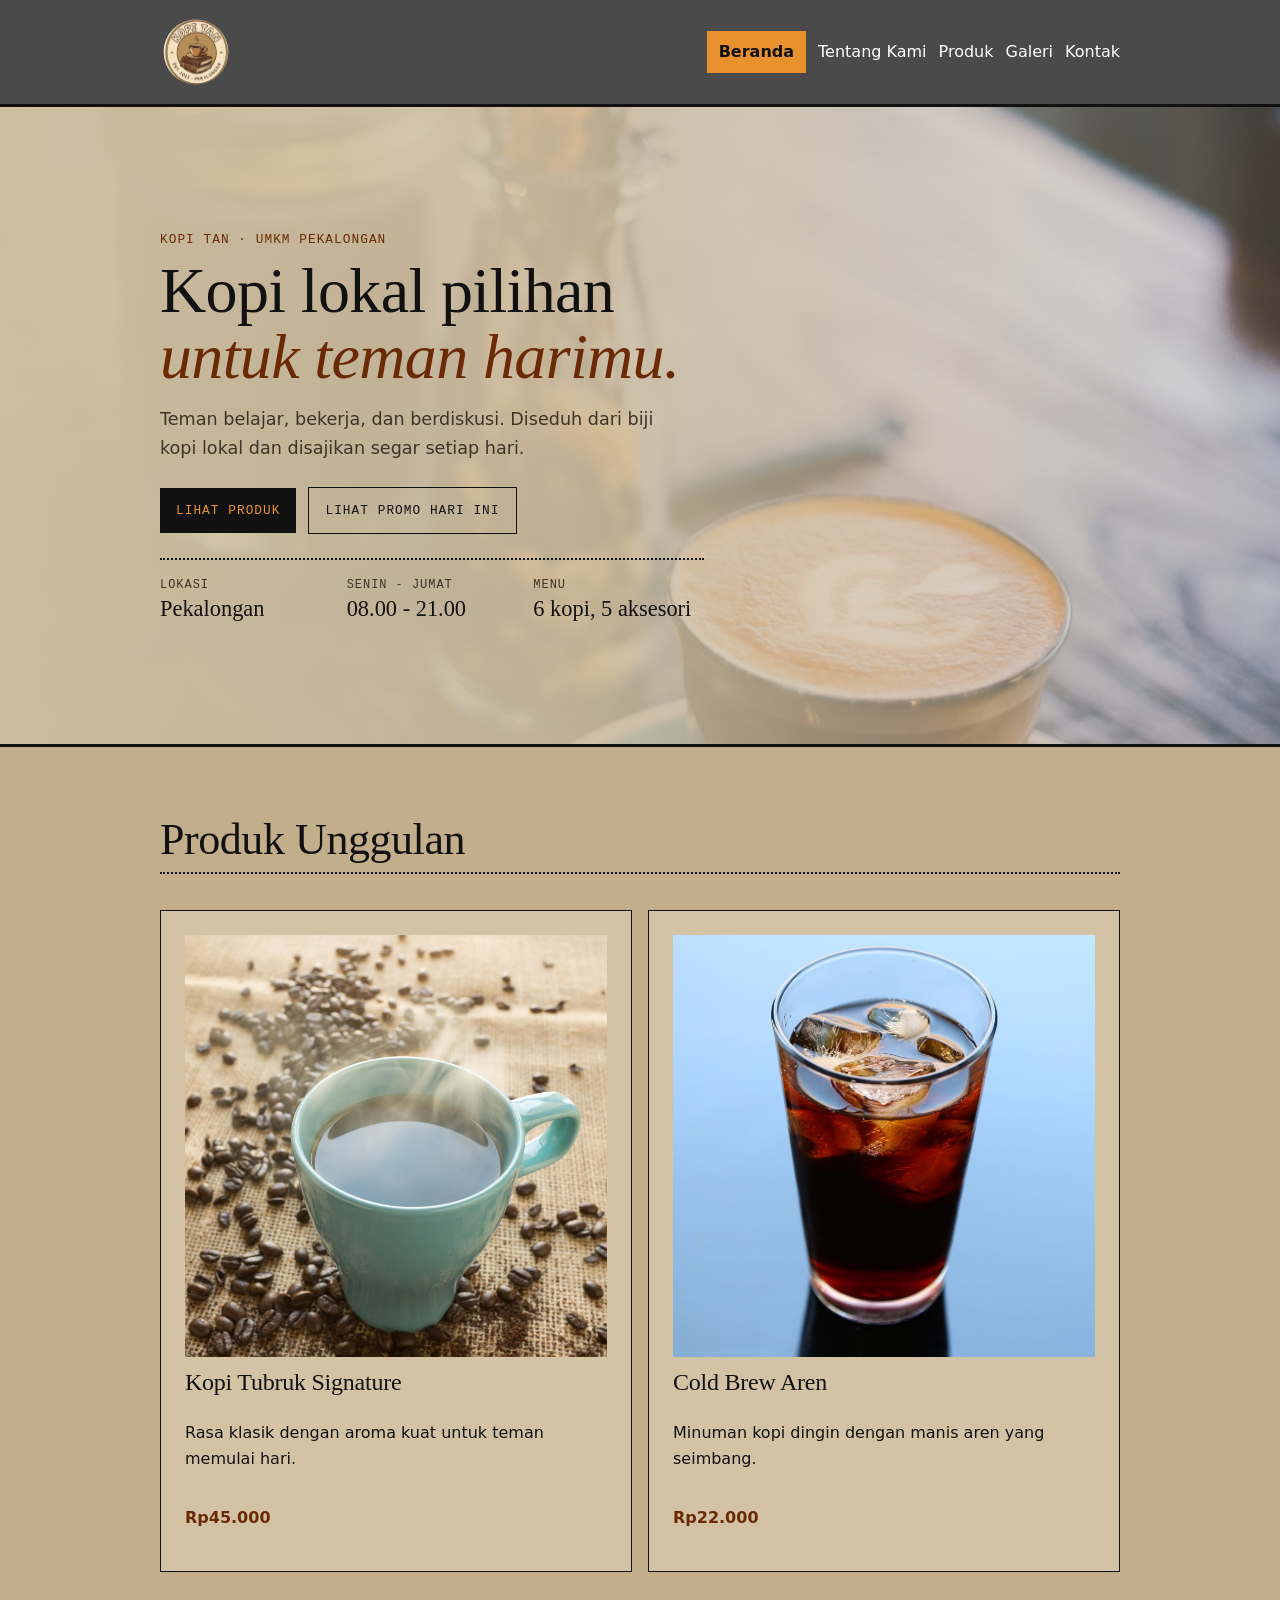
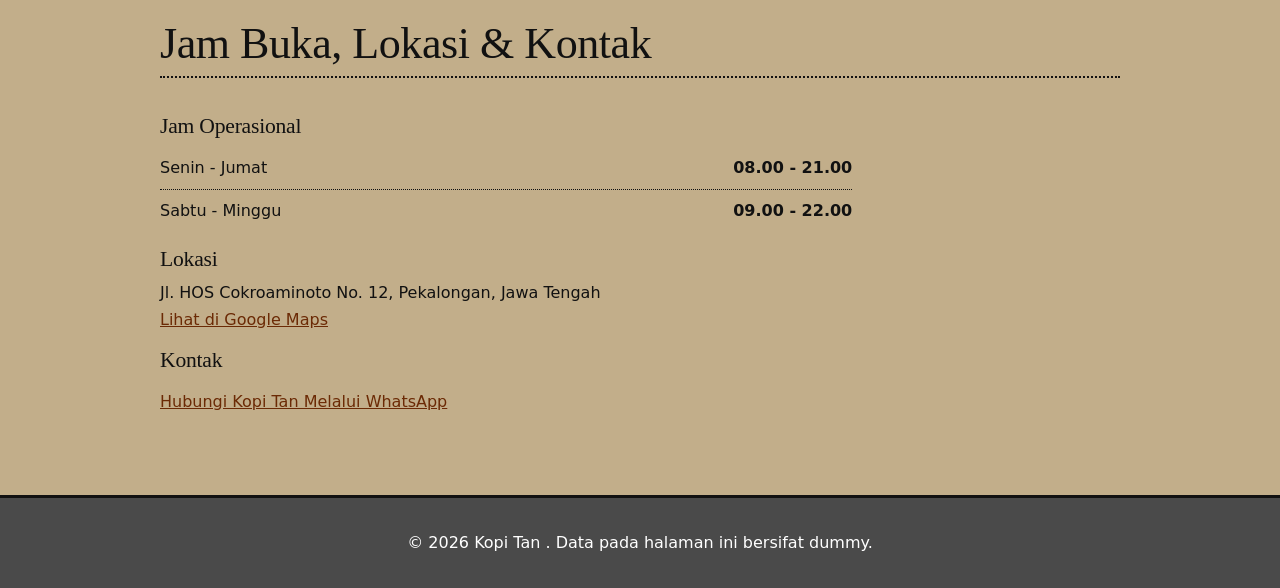
<file: index.html>
<!doctype html>
<html lang="id">
  <head>
    <meta charset="utf-8" />
    <meta name="viewport" content="width=device-width, initial-scale=1" />
    <title>Kopi Tan - Website UMKM</title>
    <link rel="stylesheet" href="css/style.css" />
    <script src="js/app.js" defer></script>
  </head>
  <body>
  <a class="skip-link" href="#konten">Lewati ke konten utama</a>
  <header class="site-header">
    <nav class="nav" aria-label="Navigasi utama">
      <a class="brand" href="index.html">
        <img class="brand-logo" src="assets/images/logo.jpg" width="1734" height="592" alt="Logo Kopi Tan" />
      </a>
      <ul>
        <li><a aria-current="page" href="index.html">Beranda</a></li>
        <li><a href="tentang.html">Tentang Kami</a></li>
        <li><a href="produk.html">Produk</a></li>
        <li><a href="galeri.html">Galeri</a></li>
        <li><a href="kontak.html">Kontak</a></li>
      </ul>
    </nav>
  </header>

  <main id="konten">
      <section class="hero hero--home" aria-labelledby="hero-title">
        <div class="hero-inner">
          <div class="hero-content">
            <p class="eyebrow">Kopi Tan &middot; UMKM Pekalongan</p>
            <h1 id="hero-title">Kopi lokal pilihan <em>untuk teman harimu.</em></h1>
            <p class="hero-lead">
              Teman belajar, bekerja, dan berdiskusi. Diseduh dari biji kopi lokal
              dan disajikan segar setiap hari.
            </p>
            <div class="hero-actions">
              <a class="button" href="produk.html">Lihat Produk</a>
              <button id="promoButton" class="button--outline" type="button" aria-pressed="false">Lihat promo hari ini</button>
            </div>
            <dl class="hero-meta">
              <div>
                <dt>Lokasi</dt>
                <dd>Pekalongan</dd>
              </div>
              <div>
                <dt>Senin - Jumat</dt>
                <dd>08.00 - 21.00</dd>
              </div>
              <div>
                <dt>Menu</dt>
                <dd>6 kopi, 5 aksesori</dd>
              </div>
            </dl>
          </div>
        </div>
      </section>

      <div class="page">
      <section aria-labelledby="produk-title">
        <h2 id="produk-title">Produk Unggulan</h2>
        <div class="product-list">
  <article class="product-card">
    <img class="product-img" src="assets/images/kopi-tubruk.jpg" width="800" height="800" loading="lazy" alt="Secangkir Kopi Tubruk Signature panas dengan aroma kuat" />
    <h3>Kopi Tubruk Signature</h3>
    <p>Rasa klasik dengan aroma kuat untuk teman memulai hari.</p>
    <p class="price">Rp45.000</p>
  </article>
  <article class="product-card">
    <img class="product-img" src="assets/images/cold-brew-aren.jpg" width="800" height="800" loading="lazy" alt="Segelas Cold Brew Aren dingin dengan es" />
    <h3>Cold Brew Aren</h3>
    <p>Minuman kopi dingin dengan manis aren yang seimbang.</p>
    <p class="price">Rp22.000</p>
  </article>
</div>
      </section>

            <section aria-labelledby="jam-lokasi-title">
        <h2 id="jam-lokasi-title">Jam Buka, Lokasi &amp; Kontak</h2>
        <div class="info-grid">
          <div>
            <h3>Jam Operasional</h3>
            <ul class="hours">
              <li><span>Senin - Jumat</span><span>08.00 - 21.00</span></li>
              <li><span>Sabtu - Minggu</span><span>09.00 - 22.00</span></li>
            </ul>
          </div>
          <div>
            <h3>Lokasi</h3>
            <address>
              Jl. HOS Cokroaminoto No. 12, Pekalongan, Jawa Tengah<br />
              <a href="https://maps.google.com/?q=Kopi+Tan+Pekalongan" target="_blank" rel="noopener">
                Lihat di Google Maps
              </a>
            </address>
          </div>
          <div>
            <h3>Kontak</h3>
            <p>
              <a href="https://wa.me/6282313441365">
                Hubungi Kopi Tan Melalui WhatsApp
              </a>
            </p>
          </div>
        </div>
      </section>
      </div>
    </main>
    <footer class="site-footer">
  <p>&copy; 2026 Kopi Tan . Data pada halaman ini bersifat dummy.</p>
</footer>
    <script src="js/script.js"></script>
  </body>
</html>
</file>
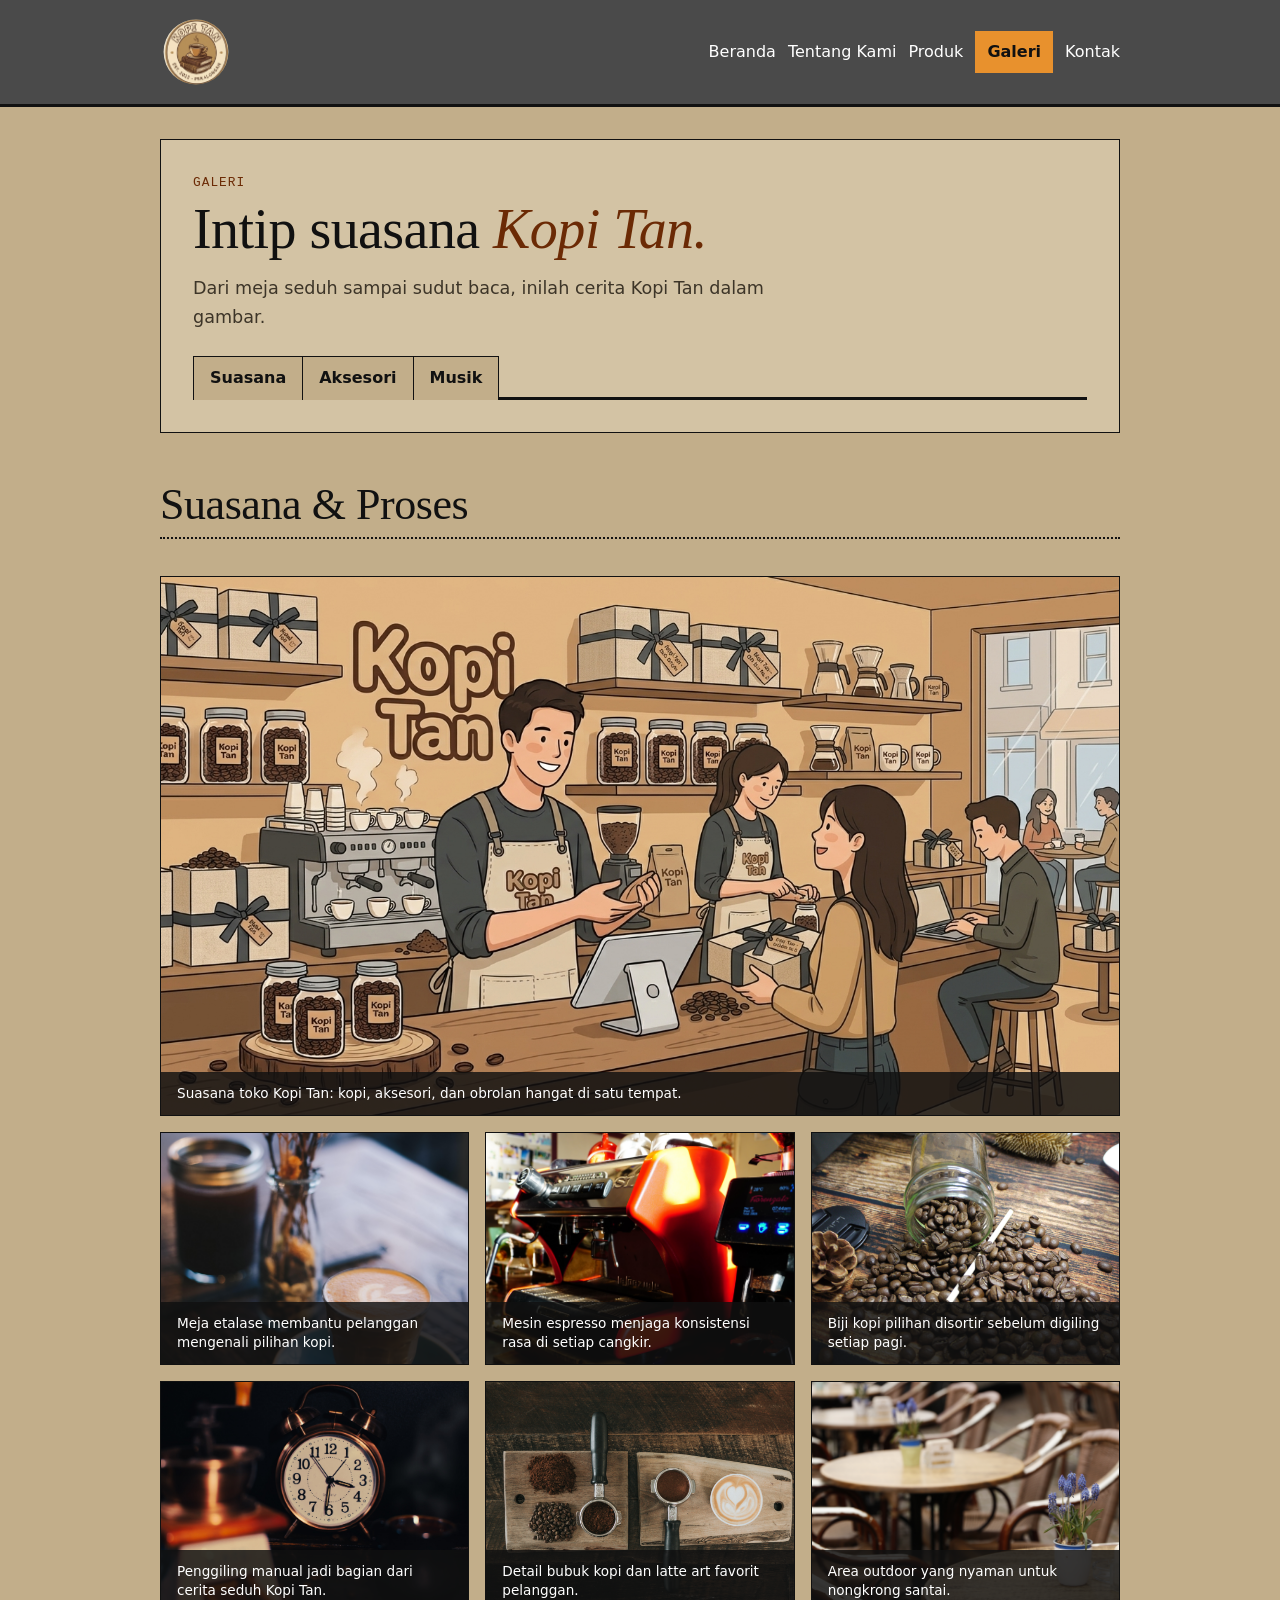
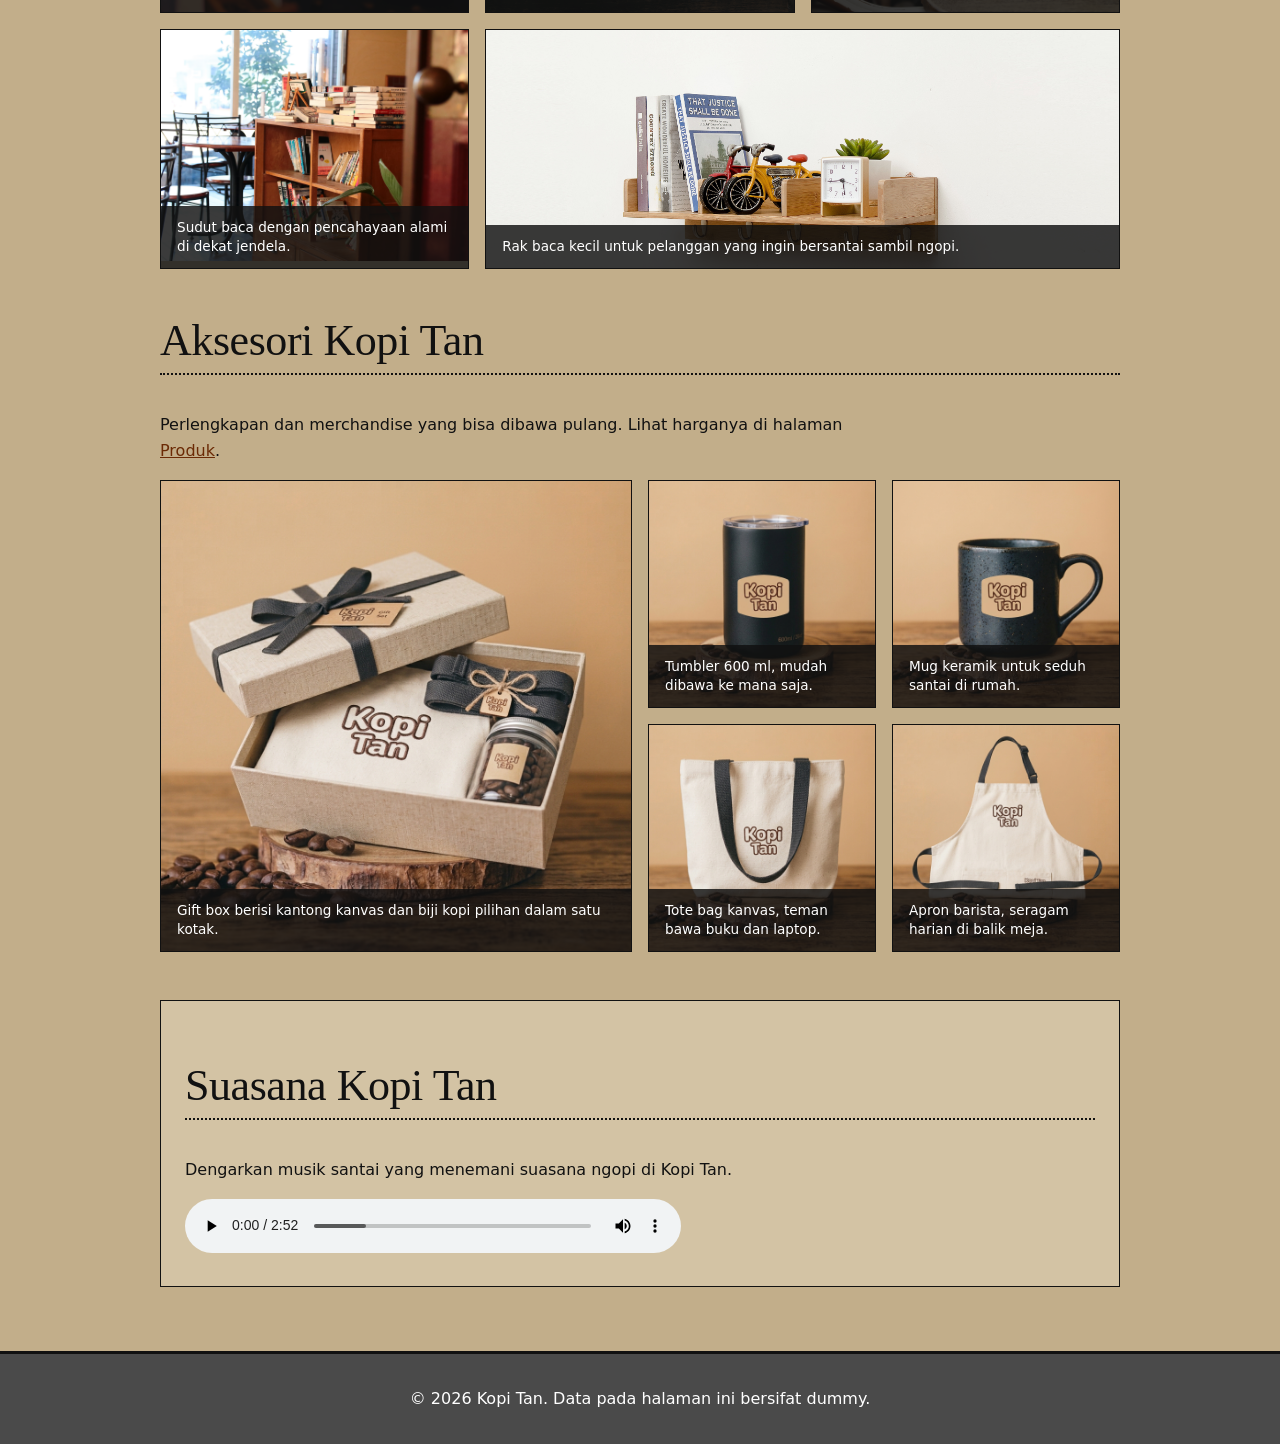
<file: galeri.html>
<!doctype html>
<html lang="id">
  <head>
    <meta charset="utf-8" />
    <meta name="viewport" content="width=device-width, initial-scale=1" />
    <title>Galeri Kopi Tan - Website UMKM</title>
    <link rel="stylesheet" href="css/style.css" />
    <script src="js/app.js" defer></script>
  </head>
  <body>
    <a class="skip-link" href="#konten">Lewati ke konten utama</a>
    <header class="site-header">
      <nav class="nav" aria-label="Navigasi utama">
        <a class="brand" href="index.html">
          <img class="brand-logo" src="assets/images/logo.jpg" width="1734" height="592" alt="Logo Kopi Tan" />
        </a>
        <ul>
          <li><a href="index.html">Beranda</a></li>
          <li><a href="tentang.html">Tentang Kami</a></li>
          <li><a href="produk.html">Produk</a></li>
          <li><a aria-current="page" href="galeri.html">Galeri</a></li>
          <li><a href="kontak.html">Kontak</a></li>
        </ul>
      </nav>
    </header>
    <main id="konten" class="page">
      <section class="intro page-intro" aria-labelledby="galeri-title">
        <p class="eyebrow">Galeri</p>
        <h1 id="galeri-title">Intip suasana <em>Kopi Tan.</em></h1>
        <p>Dari meja seduh sampai sudut baca, inilah cerita Kopi Tan dalam gambar.</p>
        <nav class="subnav" aria-label="Bagian halaman ini">
          <a href="#suasana">Suasana</a>
          <a href="#aksesori">Aksesori</a>
          <a href="#musik">Musik</a>
        </nav>
      </section>

      <section id="suasana" aria-labelledby="media-title">
        <h2 id="media-title">Suasana &amp; Proses</h2>
        <div class="gallery-grid">
          <figure class="media-card media-card--wide media-card--feature">
            <img src="assets/images/keadaan.jpg" width="1376" height="768" alt="Ilustrasi suasana toko Kopi Tan: barista melayani pelanggan di meja kasir, rak berisi toples biji kopi, mug, dan gift box, serta pengunjung yang duduk di dekat jendela" />
            <figcaption>Suasana toko Kopi Tan: kopi, aksesori, dan obrolan hangat di satu tempat.</figcaption>
          </figure>
          <figure class="media-card">
            <img src="assets/images/etalase-kopi.jpg" width="5733" height="3822" loading="lazy" alt="Etalase Kopi Tan dengan cangkir latte dan dekorasi bunga kering" />
            <figcaption>Meja etalase membantu pelanggan mengenali pilihan kopi.</figcaption>
          </figure>
          <figure class="media-card">
            <img src="assets/images/mesin-kopi.jpg" width="6000" height="4000" loading="lazy" alt="Mesin espresso Kopi Tan yang digunakan untuk menyeduh setiap pesanan" />
            <figcaption>Mesin espresso menjaga konsistensi rasa di setiap cangkir.</figcaption>
          </figure>
          <figure class="media-card">
            <img src="assets/images/biji-kopi.jpg" width="4000" height="3000" loading="lazy" alt="Biji kopi pilihan tumpah dari toples kaca" />
            <figcaption>Biji kopi pilihan disortir sebelum digiling setiap pagi.</figcaption>
          </figure>
          <figure class="media-card">
            <img src="assets/images/biji-kopi2.jpg" width="3264" height="4912" loading="lazy" alt="Penggiling kopi manual bersama jam antik di sudut kedai" />
            <figcaption>Penggiling manual jadi bagian dari cerita seduh Kopi Tan.</figcaption>
          </figure>
          <figure class="media-card">
            <img src="assets/images/kkopi.jpg" width="5021" height="3347" loading="lazy" alt="Bubuk kopi dan latte art berbentuk hati dilihat dari atas" />
            <figcaption>Detail bubuk kopi dan latte art favorit pelanggan.</figcaption>
          </figure>
          <figure class="media-card">
            <img src="assets/images/suasana-1.jpg" width="6000" height="4000" loading="lazy" alt="Meja dan kursi outdoor Kopi Tan dengan hiasan bunga" />
            <figcaption>Area outdoor yang nyaman untuk nongkrong santai.</figcaption>
          </figure>
          <figure class="media-card">
            <img src="assets/images/suasana-2.jpg" width="6000" height="4000" loading="lazy" alt="Sudut baca dekat jendela dengan rak buku kecil" />
            <figcaption>Sudut baca dengan pencahayaan alami di dekat jendela.</figcaption>
          </figure>
          <figure class="media-card media-card--span">
            <img src="assets/images/rak-buku.jpg" width="4817" height="3190" loading="lazy" alt="Rak dinding berisi buku, tanaman, dan jam kecil" />
            <figcaption>Rak baca kecil untuk pelanggan yang ingin bersantai sambil ngopi.</figcaption>
          </figure>
        </div>
      </section>

      <section id="aksesori" aria-labelledby="aksesori-title">
        <h2 id="aksesori-title">Aksesori Kopi Tan</h2>
        <p>Perlengkapan dan merchandise yang bisa dibawa pulang. Lihat harganya di halaman <a href="produk.html#aksesori-title">Produk</a>.</p>
        <div class="gallery-grid gallery-grid--mosaic">
          <figure class="media-card">
            <img src="assets/images/giftbox.jpg" width="1024" height="1024" loading="lazy" alt="Gift box Kopi Tan berisi kantong kanvas dan toples biji kopi dengan pita hitam" />
            <figcaption>Gift box berisi kantong kanvas dan biji kopi pilihan dalam satu kotak.</figcaption>
          </figure>
          <figure class="media-card">
            <img src="assets/images/tumbler.jpg" width="1024" height="1024" loading="lazy" alt="Tumbler hitam Kopi Tan 600 ml dengan tutup bening di atas alas kayu" />
            <figcaption>Tumbler 600 ml, mudah dibawa ke mana saja.</figcaption>
          </figure>
          <figure class="media-card">
            <img src="assets/images/mug.jpg" width="1024" height="1024" loading="lazy" alt="Mug keramik hitam bertekstur dengan label Kopi Tan" />
            <figcaption>Mug keramik untuk seduh santai di rumah.</figcaption>
          </figure>
          <figure class="media-card">
            <img src="assets/images/totebag.jpg" width="1024" height="1024" loading="lazy" alt="Tote bag kanvas krem dengan tali hitam dan logo Kopi Tan" />
            <figcaption>Tote bag kanvas, teman bawa buku dan laptop.</figcaption>
          </figure>
          <figure class="media-card">
            <img src="assets/images/apron.jpg" width="1024" height="1024" loading="lazy" alt="Apron kanvas krem dengan tali hitam dan sablon logo Kopi Tan" />
            <figcaption>Apron barista, seragam harian di balik meja.</figcaption>
          </figure>
        </div>
      </section>

      <section id="musik" class="audio-section" aria-labelledby="musik-title">
        <h2 id="musik-title">Suasana Kopi Tan</h2>
        <p>
          Dengarkan musik santai yang menemani suasana ngopi di Kopi Tan.
        </p>
        <audio controls>
          <source src="assets/audio/inthecafe.mp3" type="audio/mpeg" />
          Browser Anda tidak mendukung pemutar audio.
        </audio>
      </section>
    </main>
    <footer class="site-footer">
      <p>&copy; 2026 Kopi Tan. Data pada halaman ini bersifat dummy.</p>
    </footer>
  </body>
</html>
</file>
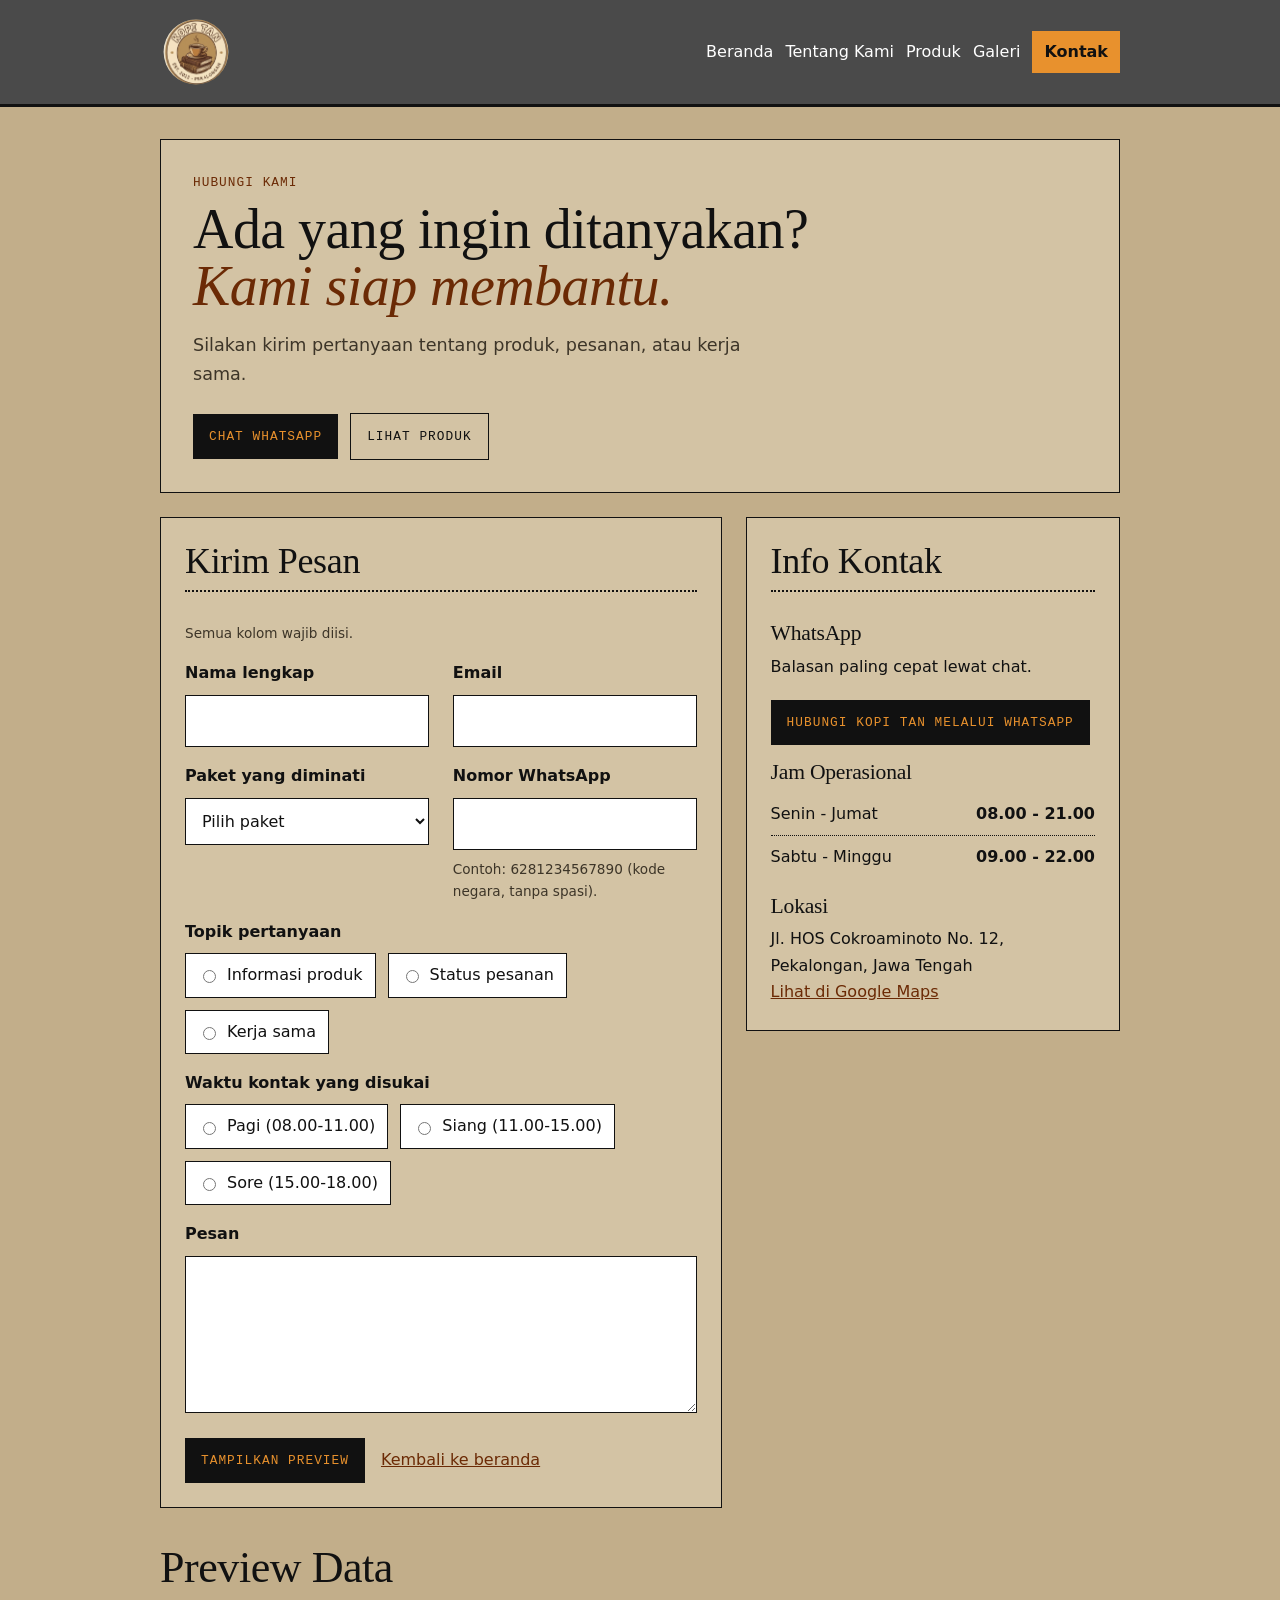
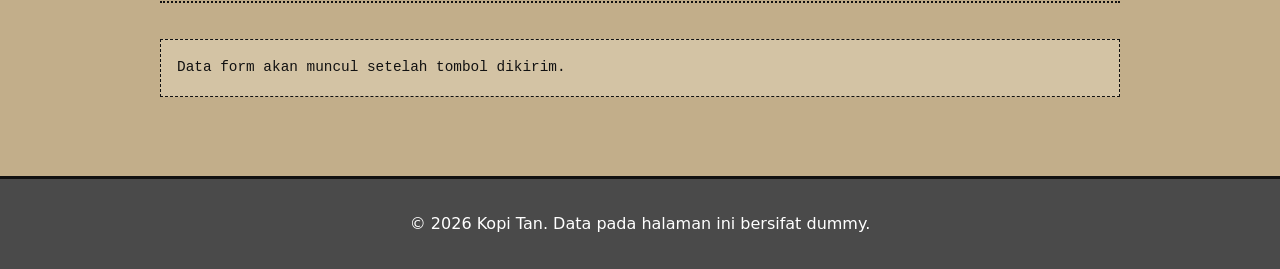
<file: kontak.html>
<!doctype html>
<html lang="id">
  <head>
    <meta charset="utf-8" />
    <meta name="viewport" content="width=device-width, initial-scale=1" />
    <title>Kontak Kopi Tan - Website UMKM</title>
    <link rel="stylesheet" href="css/style.css" />
    <script src="js/form.js" defer></script>
    <script src="js/app.js" defer></script>
  </head>
  <body>
    <a class="skip-link" href="#konten">Lewati ke konten utama</a>
    <header class="site-header">
      <nav class="nav" aria-label="Navigasi utama">
        <a class="brand" href="index.html">
          <img class="brand-logo" src="assets/images/logo.jpg" width="1734" height="592" alt="Logo Kopi Tan" />
        </a>
        <ul>
          <li><a href="index.html">Beranda</a></li>
          <li><a href="tentang.html">Tentang Kami</a></li>
          <li><a href="produk.html">Produk</a></li>
          <li><a href="galeri.html">Galeri</a></li>
          <li><a aria-current="page" href="kontak.html">Kontak</a></li>
        </ul>
      </nav>
    </header>
    <main id="konten" class="page">
      <section class="intro contact-intro" aria-labelledby="kontak-title">
        <p class="eyebrow">Hubungi Kami</p>
        <h1 id="kontak-title">Ada yang ingin ditanyakan? <em>Kami siap membantu.</em></h1>
        <p>Silakan kirim pertanyaan tentang produk, pesanan, atau kerja sama.</p>
        <div class="hero-actions">
          <a class="button" href="https://wa.me/6282313441365">Chat WhatsApp</a>
          <a class="button button--outline" href="produk.html">Lihat Produk</a>
        </div>
      </section>

      <div class="contact-layout">
        <form id="form-kontak" action="#" method="post" aria-labelledby="form-title">
          <h2 id="form-title">Kirim Pesan</h2>
          <p class="field-help">Semua kolom wajib diisi.</p>

          <div class="form-grid">
            <div class="field">
              <label for="nama">Nama lengkap</label>
              <input id="nama" name="nama" type="text" autocomplete="name" required minlength="3" />
            </div>

            <div class="field">
              <label for="email">Email</label>
              <input id="email" name="email" type="email" autocomplete="email" required />
            </div>

            <div class="field">
              <label for="paket">Paket yang diminati</label>
              <select id="paket" name="paket" required>
                <option value="">Pilih paket</option>
                <option value="rumahan">Paket rumahan</option>
                <option value="kantor">Paket kantor</option>
                <option value="reseller">Paket reseller</option>
              </select>
            </div>

            <div class="field">
              <label for="whatsapp">Nomor WhatsApp</label>
              <input
                id="whatsapp"
                name="whatsapp"
                type="tel"
                inputmode="numeric"
                pattern="[0-9+ ]{8,15}"
                autocomplete="tel"
                required
                aria-describedby="whatsapp-help"
              />
              <p id="whatsapp-help" class="field-help">Contoh: 6281234567890 (kode negara, tanpa spasi).</p>
            </div>
          </div>

          <fieldset>
            <legend>Topik pertanyaan</legend>
            <div class="choice-group">
              <label class="choice"><input type="radio" name="topik" value="produk" required /> Informasi produk</label>
              <label class="choice"><input type="radio" name="topik" value="pesanan" /> Status pesanan</label>
              <label class="choice"><input type="radio" name="topik" value="kerja-sama" /> Kerja sama</label>
            </div>
          </fieldset>

          <fieldset>
            <legend>Waktu kontak yang disukai</legend>
            <div class="choice-group">
              <label class="choice"><input type="radio" name="waktu-kontak" value="pagi" required /> Pagi (08.00-11.00)</label>
              <label class="choice"><input type="radio" name="waktu-kontak" value="siang" /> Siang (11.00-15.00)</label>
              <label class="choice"><input type="radio" name="waktu-kontak" value="sore" /> Sore (15.00-18.00)</label>
            </div>
          </fieldset>

          <div class="field">
            <label for="pesan">Pesan</label>
            <textarea id="pesan" name="pesan" rows="5" required minlength="10"></textarea>
          </div>

          <div class="form-actions">
            <button type="submit">Tampilkan Preview</button>
            <a href="index.html">Kembali ke beranda</a>
          </div>
        </form>

        <aside class="contact-info" aria-labelledby="info-title">
          <h2 id="info-title">Info Kontak</h2>

          <h3>WhatsApp</h3>
          <p>Balasan paling cepat lewat chat.</p>
          <p><a class="button" href="https://wa.me/6282313441365">Hubungi Kopi Tan Melalui WhatsApp</a></p>

          <h3>Jam Operasional</h3>
          <ul class="hours">
            <li><span>Senin - Jumat</span><span>08.00 - 21.00</span></li>
            <li><span>Sabtu - Minggu</span><span>09.00 - 22.00</span></li>
          </ul>

          <h3>Lokasi</h3>
          <address>
            Jl. HOS Cokroaminoto No. 12, Pekalongan, Jawa Tengah<br />
            <a href="https://maps.google.com/?q=Kopi+Tan+Pekalongan" target="_blank" rel="noopener">Lihat di Google Maps</a>
          </address>
        </aside>
      </div>

      <section class="preview-section" aria-labelledby="preview-title">
        <h2 id="preview-title">Preview Data</h2>
        <pre id="preview-form" aria-live="polite">Data form akan muncul setelah tombol dikirim.</pre>
      </section>
    </main>
    <footer class="site-footer">
      <p>&copy; 2026 Kopi Tan. Data pada halaman ini bersifat dummy.</p>
    </footer>
  </body>
</html>
</file>
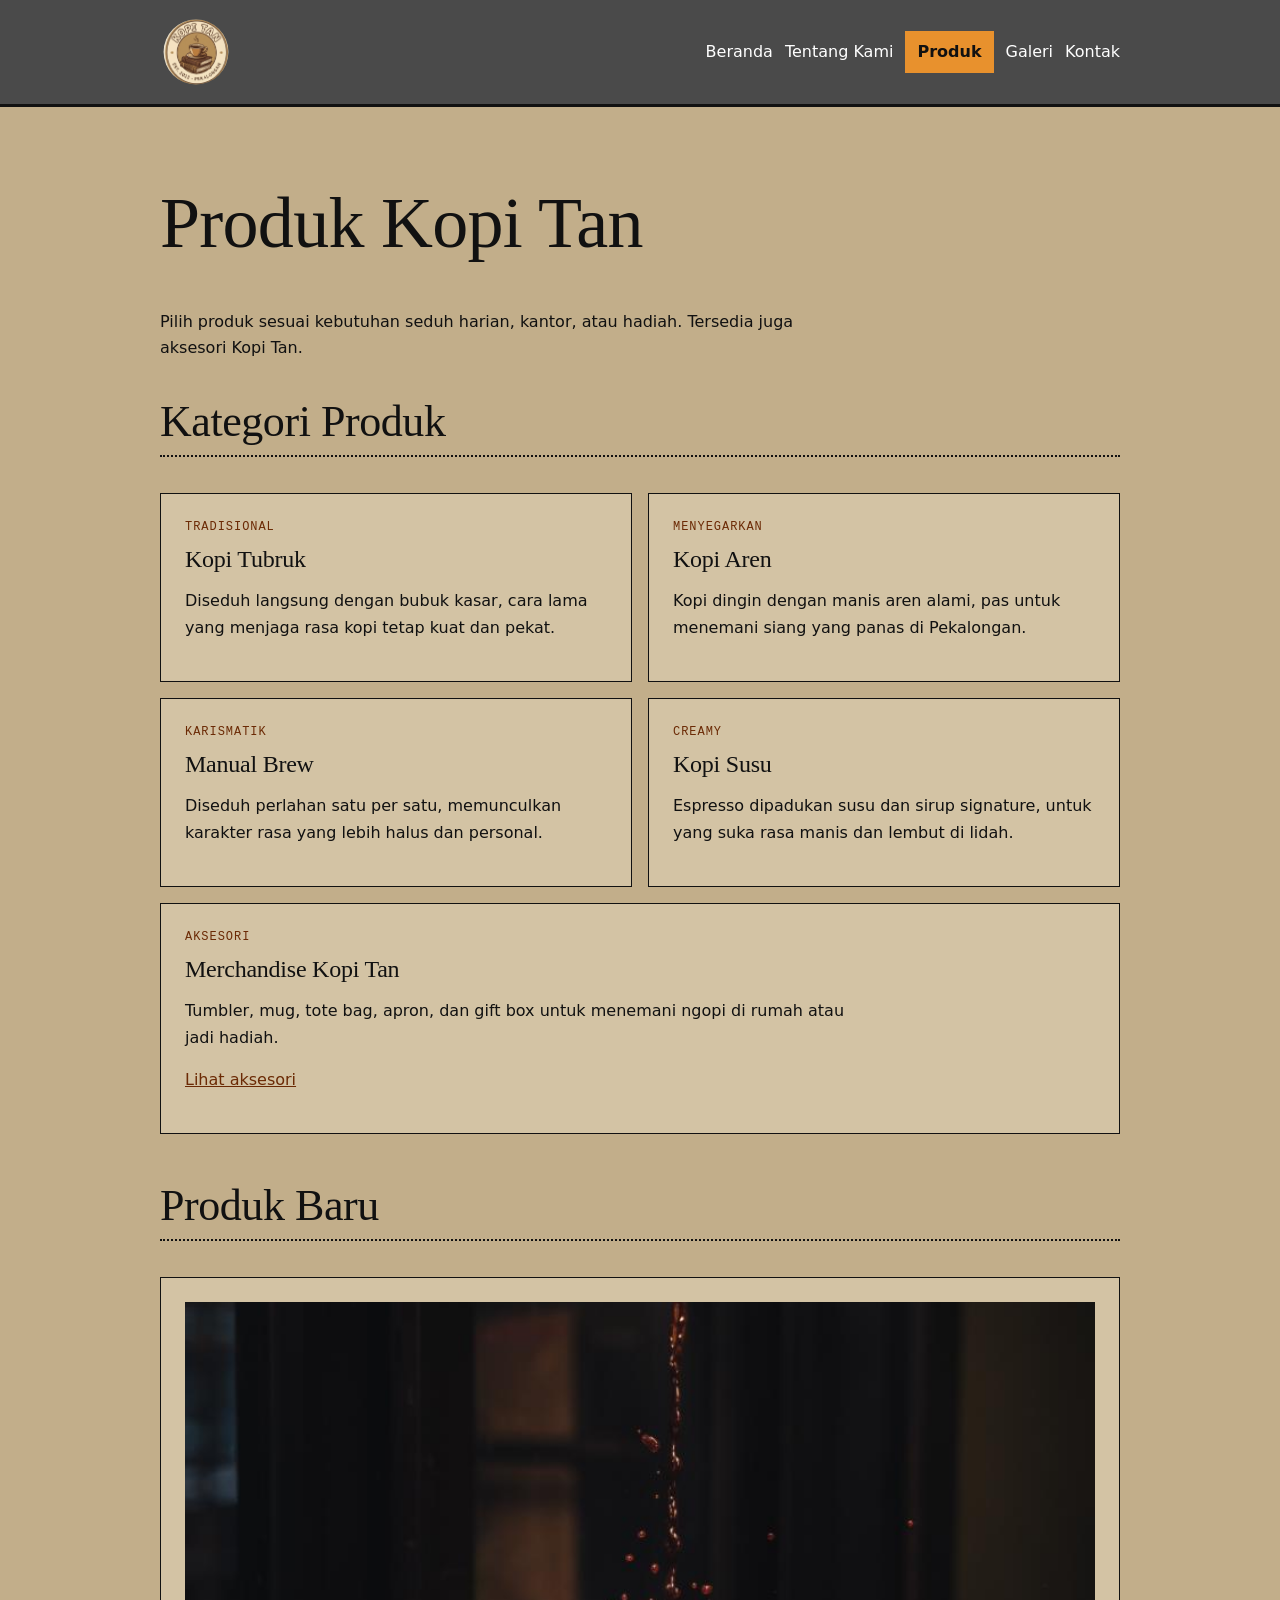
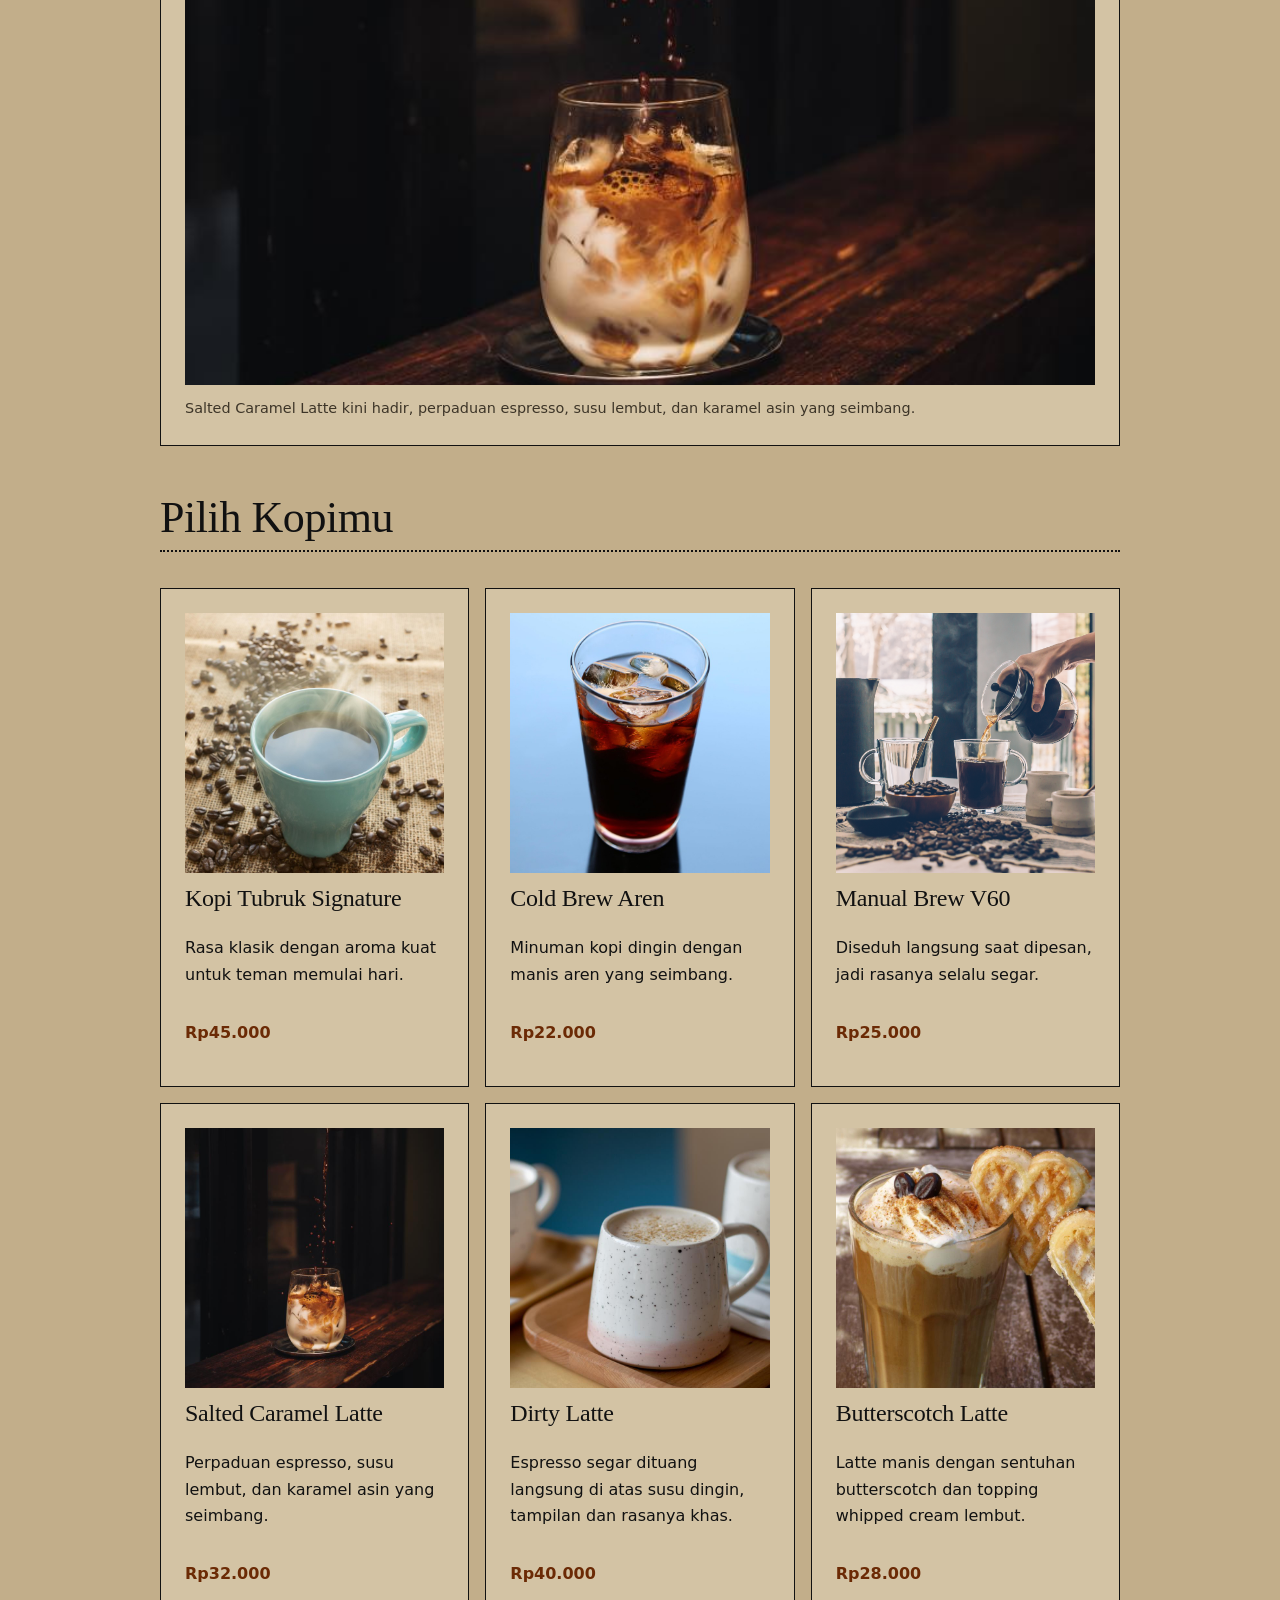
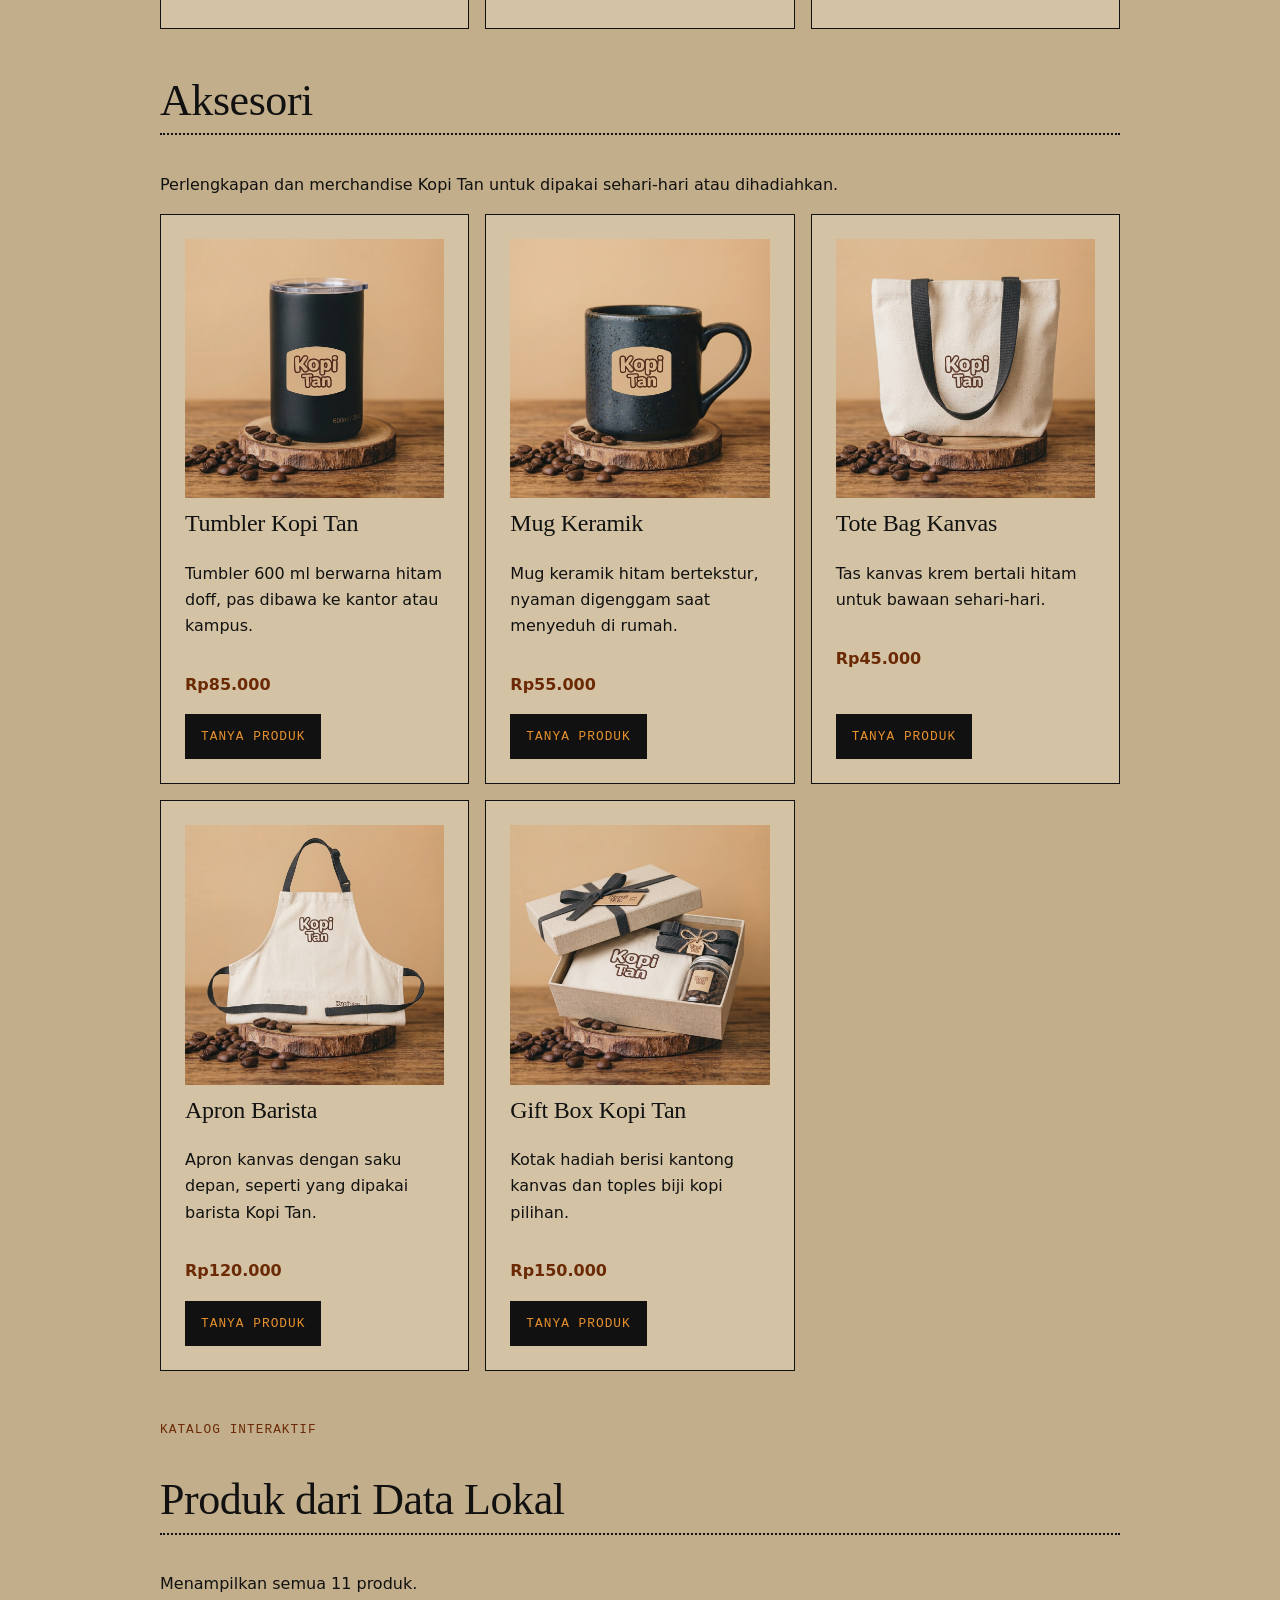
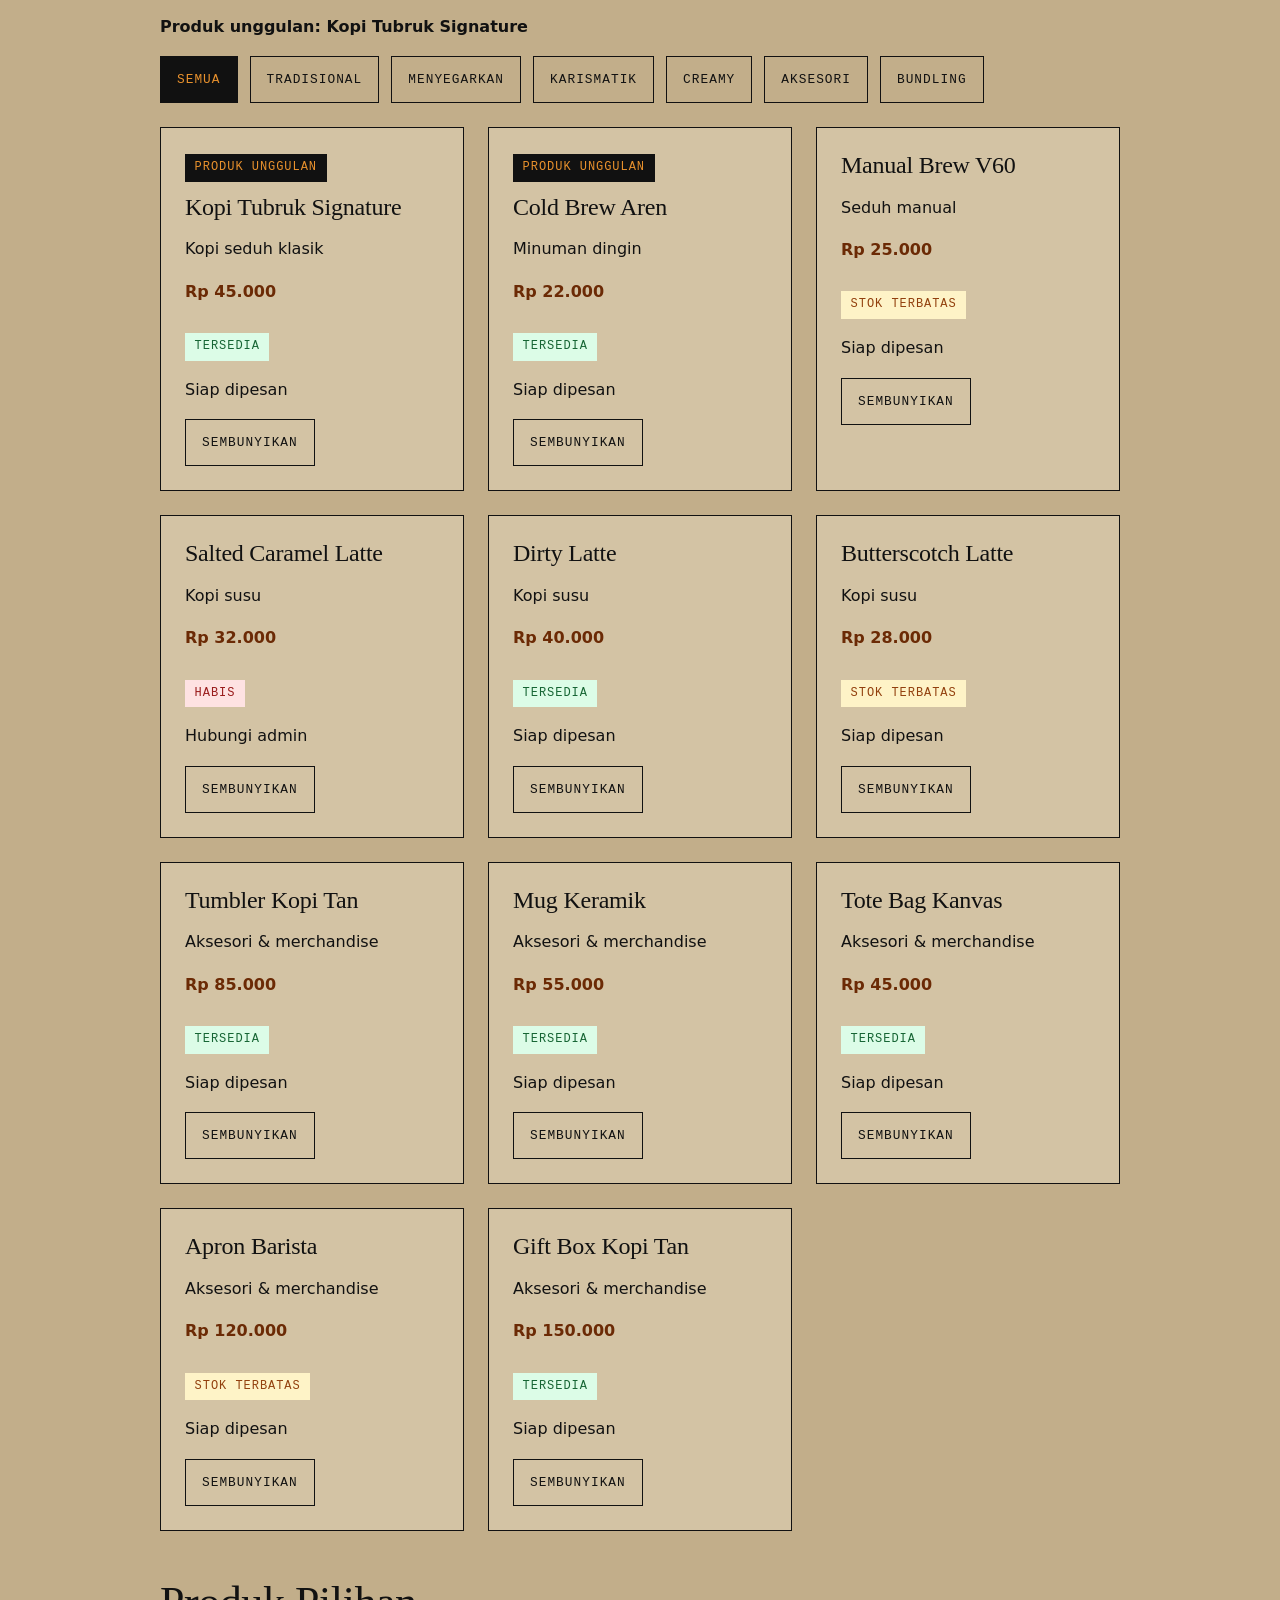
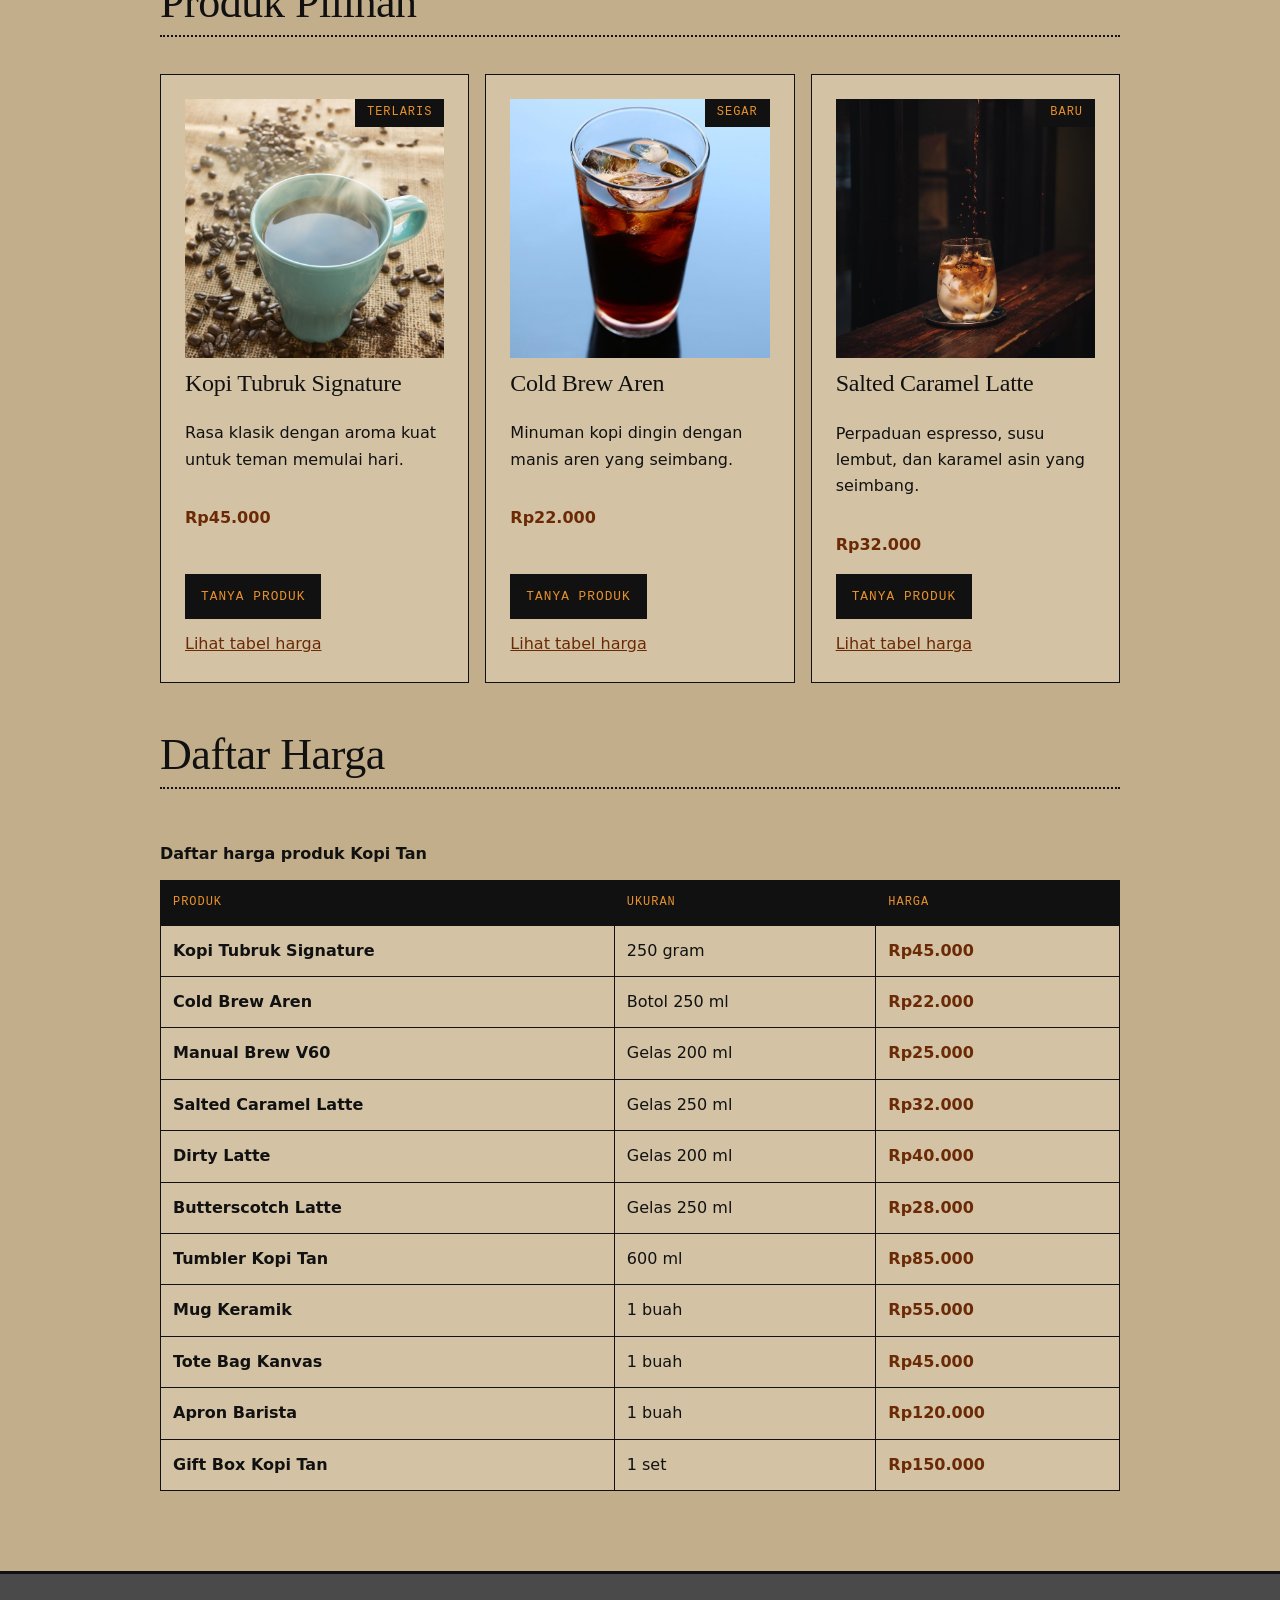
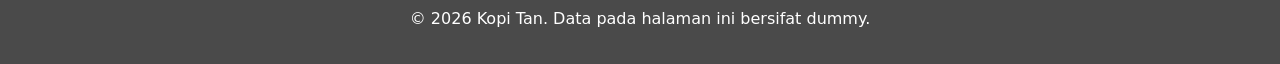
<file: produk.html>
<!doctype html>
<html lang="id">
  <head>
    <meta charset="utf-8" />
    <meta name="viewport" content="width=device-width, initial-scale=1" />
    <title>Produk Kopi Tan - Website UMKM</title>
    <link rel="stylesheet" href="css/style.css" />
    <script src="js/app.js" defer></script>
  </head>
  <body data-page="produk">
    <a class="skip-link" href="#konten">Lewati ke konten utama</a>
    <header class="site-header">
      <nav class="nav" aria-label="Navigasi utama">
        <a class="brand" href="index.html">
          <img class="brand-logo" src="assets/images/logo.jpg" width="1734" height="592" alt="Logo Kopi Tan" />
        </a>
        <ul>
          <li><a href="index.html">Beranda</a></li>
          <li><a href="tentang.html">Tentang Kami</a></li>
          <li><a aria-current="page" href="produk.html">Produk</a></li>
          <li><a href="galeri.html">Galeri</a></li>
          <li><a href="kontak.html">Kontak</a></li>
        </ul>
      </nav>
    </header>
    <main id="konten" class="page">
      <h1>Produk Kopi Tan</h1>
      <p>Pilih produk sesuai kebutuhan seduh harian, kantor, atau hadiah. Tersedia juga aksesori Kopi Tan.</p>

      <section aria-labelledby="kategori-title">
        <h2 id="kategori-title">Kategori Produk</h2>
        <div class="category-grid">
          <article class="category-card">
            <p class="category-tag">Tradisional</p>
            <h3>Kopi Tubruk</h3>
            <p>Diseduh langsung dengan bubuk kasar, cara lama yang menjaga rasa kopi tetap kuat dan pekat.</p>
          </article>
          <article class="category-card">
            <p class="category-tag">Menyegarkan</p>
            <h3>Kopi Aren</h3>
            <p>Kopi dingin dengan manis aren alami, pas untuk menemani siang yang panas di Pekalongan.</p>
          </article>
          <article class="category-card">
            <p class="category-tag">Karismatik</p>
            <h3>Manual Brew</h3>
            <p>Diseduh perlahan satu per satu, memunculkan karakter rasa yang lebih halus dan personal.</p>
          </article>
          <article class="category-card">
            <p class="category-tag">Creamy</p>
            <h3>Kopi Susu</h3>
            <p>Espresso dipadukan susu dan sirup signature, untuk yang suka rasa manis dan lembut di lidah.</p>
          </article>
          <article class="category-card">
            <p class="category-tag">Aksesori</p>
            <h3>Merchandise Kopi Tan</h3>
            <p>Tumbler, mug, tote bag, apron, dan gift box untuk menemani ngopi di rumah atau jadi hadiah.</p>
            <p><a href="#aksesori-title">Lihat aksesori</a></p>
          </article>
        </div>
      </section>

      <section aria-labelledby="produk-baru-title">
        <h2 id="produk-baru-title">Produk Baru</h2>
        <figure class="media-card">
          <img src="assets/images/salted-caramel-latte.jpg" width="800" height="800" loading="lazy" alt="Segelas Salted Caramel Latte dengan foam lembut, saus karamel, dan taburan garam" />
          <figcaption>Salted Caramel Latte kini hadir, perpaduan espresso, susu lembut, dan karamel asin yang seimbang.</figcaption>
        </figure>
      </section>

      <section aria-labelledby="pilih-title">
        <h2 id="pilih-title">Pilih Kopimu</h2>
        <div class="product-list product-list--triple">
          <article class="product-card">
            <img class="product-img" src="assets/images/kopi-tubruk.jpg" width="800" height="800" loading="lazy" alt="Secangkir Kopi Tubruk Signature panas dengan aroma kuat" />
            <h3>Kopi Tubruk Signature</h3>
            <p>Rasa klasik dengan aroma kuat untuk teman memulai hari.</p>
            <p class="price">Rp45.000</p>
          </article>
          <article class="product-card">
            <img class="product-img" src="assets/images/cold-brew-aren.jpg" width="800" height="800" loading="lazy" alt="Segelas Cold Brew Aren dingin dengan es" />
            <h3>Cold Brew Aren</h3>
            <p>Minuman kopi dingin dengan manis aren yang seimbang.</p>
            <p class="price">Rp22.000</p>
          </article>
          <article class="product-card">
            <img class="product-img" src="assets/images/proses-seduh.jpg" width="5733" height="3822" loading="lazy" alt="Proses menyeduh Manual Brew V60 secara perlahan" />
            <h3>Manual Brew V60</h3>
            <p>Diseduh langsung saat dipesan, jadi rasanya selalu segar.</p>
            <p class="price">Rp25.000</p>
          </article>
          <article class="product-card">
            <img class="product-img" src="assets/images/salted-caramel-latte.jpg" width="800" height="800" loading="lazy" alt="Segelas Salted Caramel Latte dengan foam lembut dan taburan bubuk karamel" />
            <h3>Salted Caramel Latte</h3>
            <p>Perpaduan espresso, susu lembut, dan karamel asin yang seimbang.</p>
            <p class="price">Rp32.000</p>
          </article>
          <article class="product-card">
            <img class="product-img" src="assets/images/dirty-latte.jpg" width="800" height="800" loading="lazy" alt="Dirty Latte dengan espresso dituang di atas susu dingin bersama es" />
            <h3>Dirty Latte</h3>
            <p>Espresso segar dituang langsung di atas susu dingin, tampilan dan rasanya khas.</p>
            <p class="price">Rp40.000</p>
          </article>
          <article class="product-card">
            <img class="product-img" src="assets/images/butterscotch.jpg" width="800" height="800" loading="lazy" alt="Butterscotch Latte disajikan dengan whipped cream, wafer, dan biji kopi hias" />
            <h3>Butterscotch Latte</h3>
            <p>Latte manis dengan sentuhan butterscotch dan topping whipped cream lembut.</p>
            <p class="price">Rp28.000</p>
          </article>
        </div>
      </section>

      <section aria-labelledby="aksesori-title">
        <h2 id="aksesori-title">Aksesori</h2>
        <p>Perlengkapan dan merchandise Kopi Tan untuk dipakai sehari-hari atau dihadiahkan.</p>
        <div class="product-list product-list--triple">
          <article class="product-card">
            <img class="product-img" src="assets/images/tumbler.jpg" width="1024" height="1024" loading="lazy" alt="Tumbler hitam Kopi Tan 600 ml dengan tutup bening di atas alas kayu" />
            <h3>Tumbler Kopi Tan</h3>
            <p>Tumbler 600 ml berwarna hitam doff, pas dibawa ke kantor atau kampus.</p>
            <p class="price">Rp85.000</p>
            <div class="card-actions">
              <a class="button" href="kontak.html">Tanya produk</a>
            </div>
          </article>
          <article class="product-card">
            <img class="product-img" src="assets/images/mug.jpg" width="1024" height="1024" loading="lazy" alt="Mug keramik hitam bertekstur dengan label Kopi Tan" />
            <h3>Mug Keramik</h3>
            <p>Mug keramik hitam bertekstur, nyaman digenggam saat menyeduh di rumah.</p>
            <p class="price">Rp55.000</p>
            <div class="card-actions">
              <a class="button" href="kontak.html">Tanya produk</a>
            </div>
          </article>
          <article class="product-card">
            <img class="product-img" src="assets/images/totebag.jpg" width="1024" height="1024" loading="lazy" alt="Tote bag kanvas krem dengan tali hitam dan logo Kopi Tan" />
            <h3>Tote Bag Kanvas</h3>
            <p>Tas kanvas krem bertali hitam untuk bawaan sehari-hari.</p>
            <p class="price">Rp45.000</p>
            <div class="card-actions">
              <a class="button" href="kontak.html">Tanya produk</a>
            </div>
          </article>
          <article class="product-card">
            <img class="product-img" src="assets/images/apron.jpg" width="1024" height="1024" loading="lazy" alt="Apron kanvas krem dengan tali hitam dan sablon logo Kopi Tan" />
            <h3>Apron Barista</h3>
            <p>Apron kanvas dengan saku depan, seperti yang dipakai barista Kopi Tan.</p>
            <p class="price">Rp120.000</p>
            <div class="card-actions">
              <a class="button" href="kontak.html">Tanya produk</a>
            </div>
          </article>
          <article class="product-card">
            <img class="product-img" src="assets/images/giftbox.jpg" width="1024" height="1024" loading="lazy" alt="Gift box Kopi Tan berisi kantong kanvas dan toples biji kopi dengan pita hitam" />
            <h3>Gift Box Kopi Tan</h3>
            <p>Kotak hadiah berisi kantong kanvas dan toples biji kopi pilihan.</p>
            <p class="price">Rp150.000</p>
            <div class="card-actions">
              <a class="button" href="kontak.html">Tanya produk</a>
            </div>
          </article>
        </div>
      </section>

      <section class="section" aria-labelledby="produk-dinamis-title">
        <div class="section-header">
          <p class="eyebrow">Katalog Interaktif</p>
          <h2 id="produk-dinamis-title">Produk dari Data Lokal</h2>
          <p id="produk-ringkasan" aria-live="polite">Data produk akan dimuat melalui JavaScript.</p>
          <p id="produk-unggulan">Produk unggulan akan ditentukan melalui JavaScript.</p>
        </div>
        <div class="filter-bar" role="group" aria-label="Filter kategori produk">
          <button type="button" class="filter-button is-active" data-filter="Semua" aria-pressed="true">Semua</button>
          <button type="button" class="filter-button" data-filter="Tradisional" aria-pressed="false">Tradisional</button>
          <button type="button" class="filter-button" data-filter="Menyegarkan" aria-pressed="false">Menyegarkan</button>
          <button type="button" class="filter-button" data-filter="Karismatik" aria-pressed="false">Karismatik</button>
          <button type="button" class="filter-button" data-filter="Creamy" aria-pressed="false">Creamy</button>
          <button type="button" class="filter-button" data-filter="Aksesori" aria-pressed="false">Aksesori</button>
          <button type="button" class="filter-button" data-filter="Bundling" aria-pressed="false">Bundling</button>
        </div>
        <div id="produk-dinamis" class="js-product-grid" aria-live="polite"></div>
      </section>

      <section aria-labelledby="produk-pilihan-title">
        <h2 id="produk-pilihan-title">Produk Pilihan</h2>
        <div class="product-grid">
          <article class="product-card">
            <span class="product-badge">Terlaris</span>
            <img class="product-img" src="assets/images/kopi-tubruk.jpg" width="800" height="800" loading="lazy" alt="Secangkir Kopi Tubruk Signature panas dengan aroma kuat" />
            <h3>Kopi Tubruk Signature</h3>
            <p>Rasa klasik dengan aroma kuat untuk teman memulai hari.</p>
            <p class="price">Rp45.000</p>
            <div class="card-actions">
              <a class="button" href="kontak.html">Tanya produk</a>
              <a href="#harga-title">Lihat tabel harga</a>
            </div>
          </article>
          <article class="product-card">
            <span class="product-badge">Segar</span>
            <img class="product-img" src="assets/images/cold-brew-aren.jpg" width="800" height="800" loading="lazy" alt="Segelas Cold Brew Aren dingin dengan es" />
            <h3>Cold Brew Aren</h3>
            <p>Minuman kopi dingin dengan manis aren yang seimbang.</p>
            <p class="price">Rp22.000</p>
            <div class="card-actions">
              <a class="button" href="kontak.html">Tanya produk</a>
              <a href="#harga-title">Lihat tabel harga</a>
            </div>
          </article>
          <article class="product-card">
            <span class="product-badge">Baru</span>
            <img class="product-img" src="assets/images/salted-caramel-latte.jpg" width="800" height="800" loading="lazy" alt="Segelas Salted Caramel Latte dengan foam lembut dan taburan bubuk karamel" />
            <h3>Salted Caramel Latte</h3>
            <p>Perpaduan espresso, susu lembut, dan karamel asin yang seimbang.</p>
            <p class="price">Rp32.000</p>
            <div class="card-actions">
              <a class="button" href="kontak.html">Tanya produk</a>
              <a href="#harga-title">Lihat tabel harga</a>
            </div>
          </article>
        </div>
      </section>

      <section aria-labelledby="harga-title">
        <h2 id="harga-title">Daftar Harga</h2>
        <div class="table-scroll" role="region" aria-labelledby="daftar-harga-caption" tabindex="0">
          <table>
            <caption id="daftar-harga-caption">Daftar harga produk Kopi Tan</caption>
            <thead>
              <tr>
                <th scope="col">Produk</th>
                <th scope="col">Ukuran</th>
                <th scope="col">Harga</th>
              </tr>
            </thead>
            <tbody>
              <tr>
                <th scope="row">Kopi Tubruk Signature</th>
                <td>250 gram</td>
                <td>Rp45.000</td>
              </tr>
              <tr>
                <th scope="row">Cold Brew Aren</th>
                <td>Botol 250 ml</td>
                <td>Rp22.000</td>
              </tr>
              <tr>
                <th scope="row">Manual Brew V60</th>
                <td>Gelas 200 ml</td>
                <td>Rp25.000</td>
              </tr>
              <tr>
                <th scope="row">Salted Caramel Latte</th>
                <td>Gelas 250 ml</td>
                <td>Rp32.000</td>
              </tr>
              <tr>
                <th scope="row">Dirty Latte</th>
                <td>Gelas 200 ml</td>
                <td>Rp40.000</td>
              </tr>
              <tr>
                <th scope="row">Butterscotch Latte</th>
                <td>Gelas 250 ml</td>
                <td>Rp28.000</td>
              </tr>
              <tr>
                <th scope="row">Tumbler Kopi Tan</th>
                <td>600 ml</td>
                <td>Rp85.000</td>
              </tr>
              <tr>
                <th scope="row">Mug Keramik</th>
                <td>1 buah</td>
                <td>Rp55.000</td>
              </tr>
              <tr>
                <th scope="row">Tote Bag Kanvas</th>
                <td>1 buah</td>
                <td>Rp45.000</td>
              </tr>
              <tr>
                <th scope="row">Apron Barista</th>
                <td>1 buah</td>
                <td>Rp120.000</td>
              </tr>
              <tr>
                <th scope="row">Gift Box Kopi Tan</th>
                <td>1 set</td>
                <td>Rp150.000</td>
              </tr>
            </tbody>
          </table>
        </div>
      </section>
    </main>
    <footer class="site-footer">
      <p>&copy; 2026 Kopi Tan. Data pada halaman ini bersifat dummy.</p>
    </footer>
  </body>
</html>
</file>
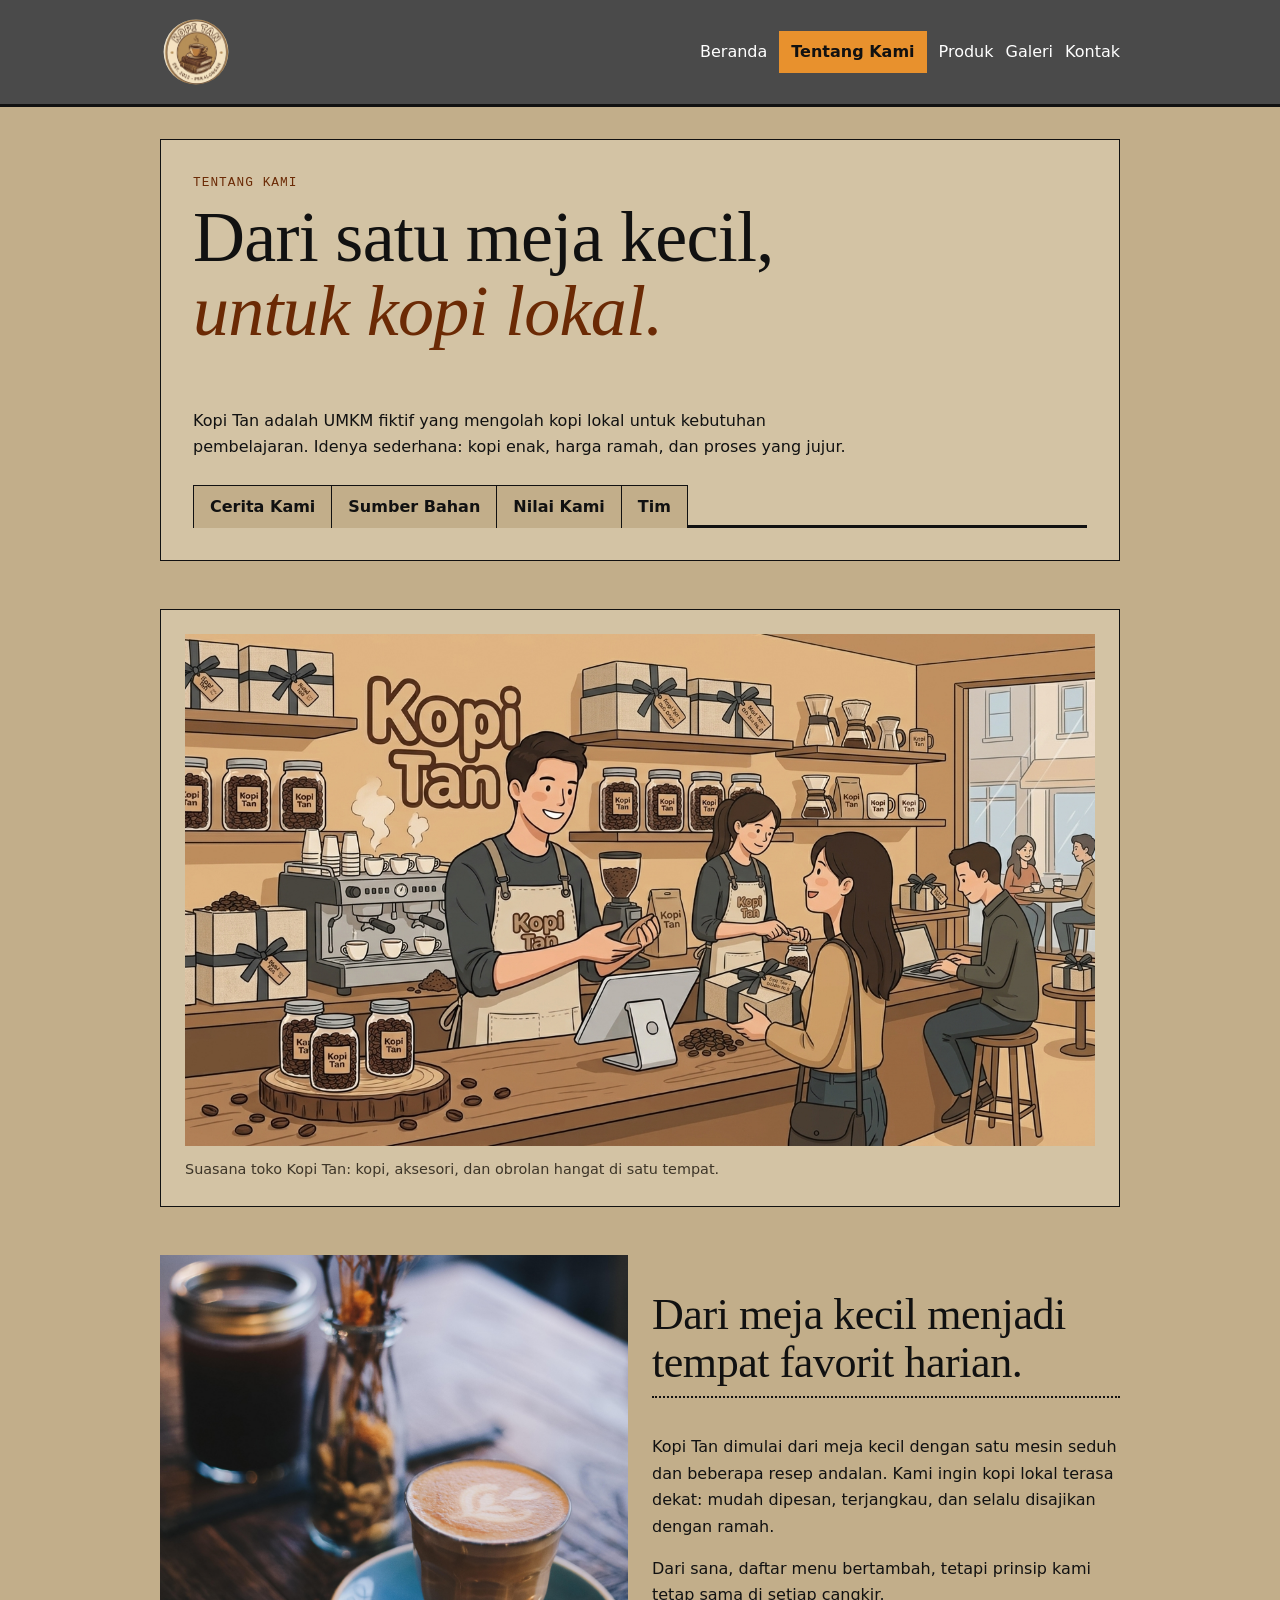
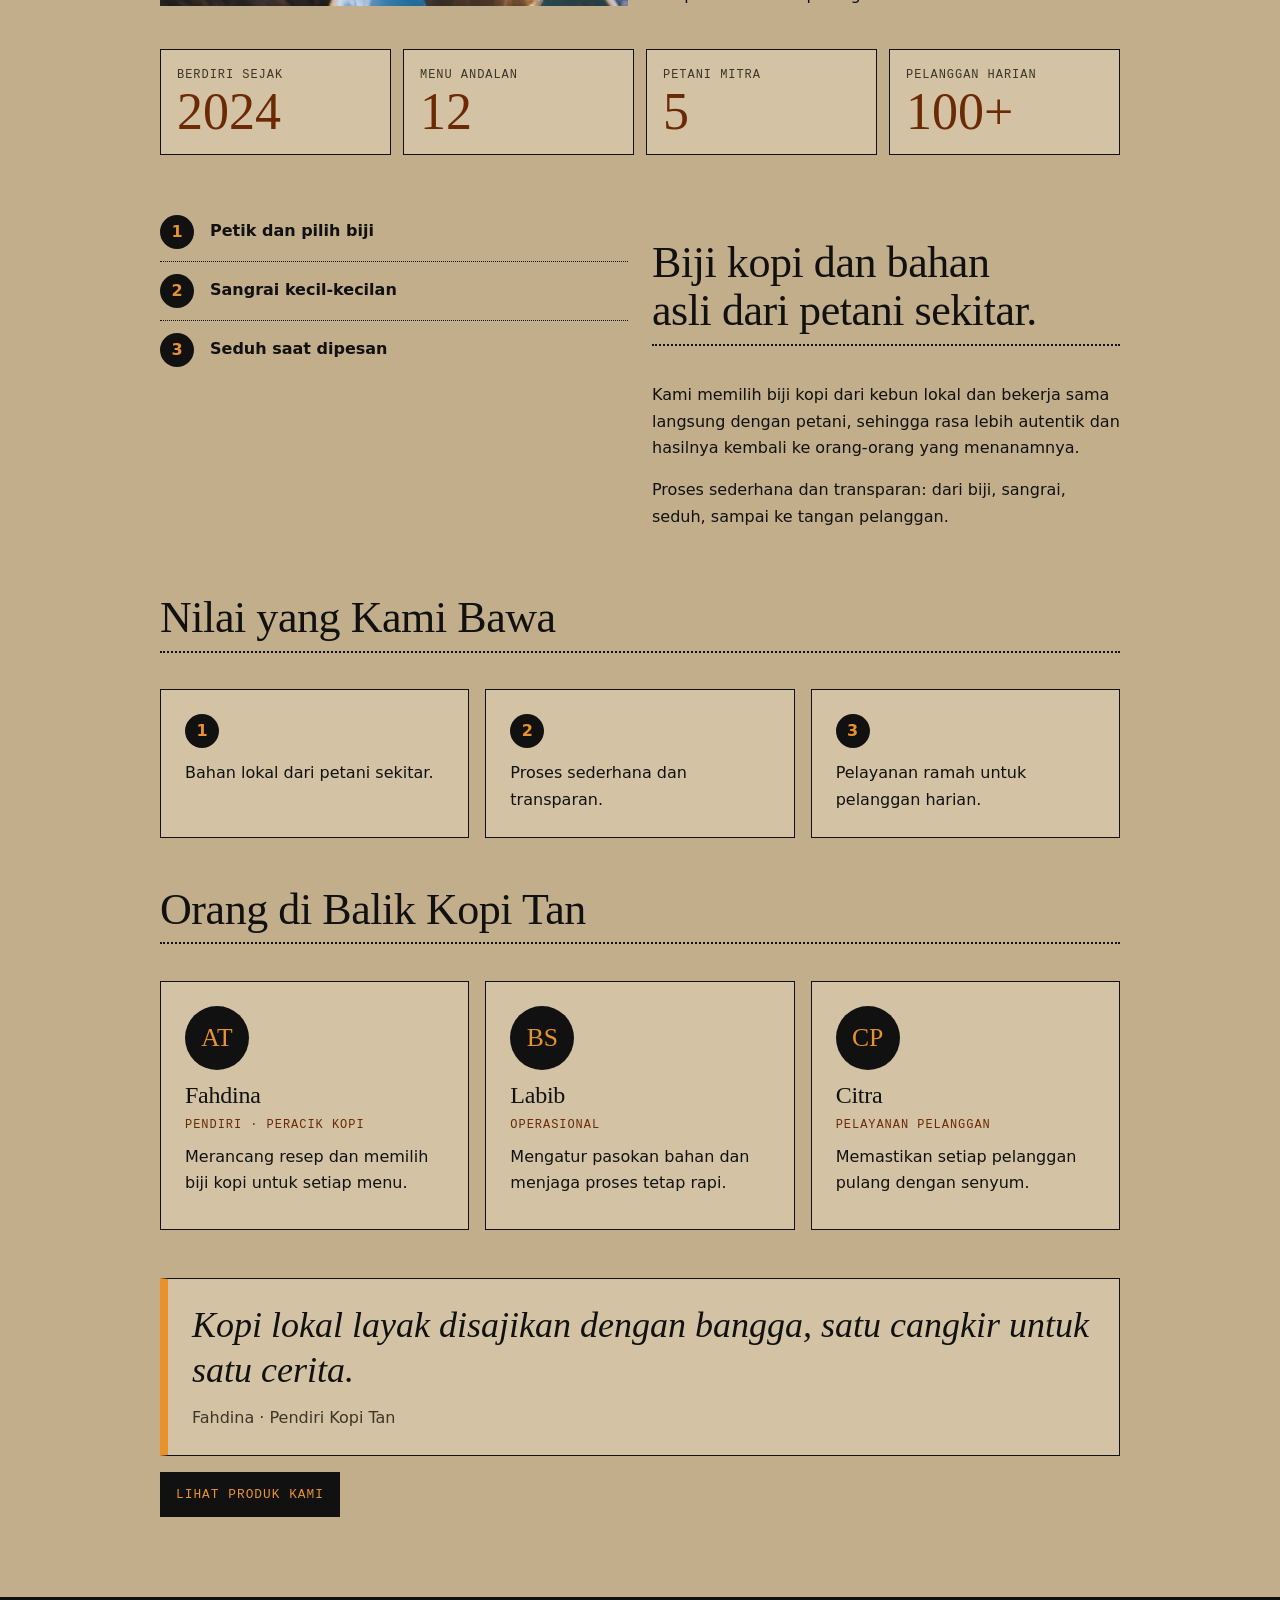
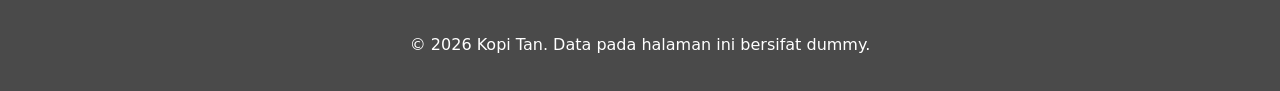
<file: tentang.html>
<!doctype html>
<html lang="id">
  <head>
    <meta charset="utf-8" />
    <meta name="viewport" content="width=device-width, initial-scale=1" />
    <title>Tentang Kopi Tan - Website UMKM</title>
    <link rel="stylesheet" href="css/style.css" />
    <script src="js/app.js" defer></script>
  </head>
  <body>
    <a class="skip-link" href="#konten">Lewati ke konten utama</a>
    <header class="site-header">
      <nav class="nav" aria-label="Navigasi utama">
        <a class="brand" href="index.html">
          <img class="brand-logo" src="assets/images/logo.jpg" width="1734" height="592" alt="Logo Kopi Tan" />
        </a>
        <ul>
          <li><a href="index.html">Beranda</a></li>
          <li><a aria-current="page" href="tentang.html">Tentang Kami</a></li>
          <li><a href="produk.html">Produk</a></li>
          <li><a href="galeri.html">Galeri</a></li>
          <li><a href="kontak.html">Kontak</a></li>
        </ul>
      </nav>
    </header>
    <main id="konten" class="page">

      <section class="intro" aria-labelledby="tentang-title">
        <p class="eyebrow">Tentang Kami</p>
        <h1 id="tentang-title">Dari satu meja kecil, <em>untuk kopi lokal.</em></h1>
        <p>
          Kopi Tan adalah UMKM fiktif yang mengolah kopi lokal untuk kebutuhan
          pembelajaran. Idenya sederhana: kopi enak, harga ramah, dan proses yang jujur.
        </p>
        <nav class="subnav" aria-label="Bagian halaman ini">
          <a href="#cerita">Cerita Kami</a>
          <a href="#bahan">Sumber Bahan</a>
          <a href="#nilai">Nilai Kami</a>
          <a href="#tim">Tim</a>
        </nav>
      </section>

      <section aria-label="Suasana toko Kopi Tan">
        <figure class="media-card media-card--wide">
          <img src="assets/images/keadaan.jpg" width="1376" height="768" alt="Ilustrasi suasana toko Kopi Tan: barista melayani pelanggan di meja kasir, rak berisi toples biji kopi, mug, dan gift box, serta pengunjung yang duduk di dekat jendela" />
          <figcaption>Suasana toko Kopi Tan: kopi, aksesori, dan obrolan hangat di satu tempat.</figcaption>
        </figure>
      </section>

      <section id="cerita" aria-labelledby="cerita-title">
        <div class="split">
          <img class="hero-image hero-image--crop" src="assets/images/etalase-kopi.jpg" width="5733" height="3822" loading="lazy" alt="Suasana meja kafe Kopi Tan dengan cold brew, cangkir latte, dan dekorasi bunga kering" />
          <div>
            <h2 id="cerita-title">Dari meja kecil menjadi tempat favorit harian.</h2>
            <p>
              Kopi Tan dimulai dari meja kecil dengan satu mesin seduh dan beberapa
              resep andalan. Kami ingin kopi lokal terasa dekat: mudah dipesan,
              terjangkau, dan selalu disajikan dengan ramah.
            </p>
            <p>Dari sana, daftar menu bertambah, tetapi prinsip kami tetap sama di setiap cangkir.</p>
          </div>
        </div>
        <dl class="stats-grid">
          <div>
            <dt>Berdiri sejak</dt>
            <dd>2024</dd>
          </div>
          <div>
            <dt>Menu andalan</dt>
            <dd>12</dd>
          </div>
          <div>
            <dt>Petani mitra</dt>
            <dd>5</dd>
          </div>
          <div>
            <dt>Pelanggan harian</dt>
            <dd>100+</dd>
          </div>
        </dl>
      </section>

      <section id="bahan" aria-labelledby="bahan-title">
        <div class="split split--reverse">
          <div>
            <h2 id="bahan-title">Biji kopi dan bahan asli dari petani sekitar.</h2>
            <p>
              Kami memilih biji kopi dari kebun lokal dan bekerja sama langsung
              dengan petani, sehingga rasa lebih autentik dan hasilnya kembali ke
              orang-orang yang menanamnya.
            </p>
            <p>Proses sederhana dan transparan: dari biji, sangrai, seduh, sampai ke tangan pelanggan.</p>
          </div>
          <ol class="process-list">
            <li><span class="value-number" aria-hidden="true">1</span> Petik dan pilih biji</li>
            <li><span class="value-number" aria-hidden="true">2</span> Sangrai kecil-kecilan</li>
            <li><span class="value-number" aria-hidden="true">3</span> Seduh saat dipesan</li>
          </ol>
        </div>
      </section>

      <section id="nilai" aria-labelledby="nilai-title">
        <h2 id="nilai-title">Nilai yang Kami Bawa</h2>
        <ul class="values-grid">
          <li>
            <span class="value-number" aria-hidden="true">1</span>
            <p>Bahan lokal dari petani sekitar.</p>
          </li>
          <li>
            <span class="value-number" aria-hidden="true">2</span>
            <p>Proses sederhana dan transparan.</p>
          </li>
          <li>
            <span class="value-number" aria-hidden="true">3</span>
            <p>Pelayanan ramah untuk pelanggan harian.</p>
          </li>
        </ul>
      </section>

      <section id="tim" aria-labelledby="tim-title">
        <h2 id="tim-title">Orang di Balik Kopi Tan</h2>
        <ul class="team-grid">
          <li>
            <span class="avatar" aria-hidden="true">AT</span>
            <h3>Fahdina</h3>
            <p class="category-tag">Pendiri · Peracik Kopi</p>
            <p>Merancang resep dan memilih biji kopi untuk setiap menu.</p>
          </li>
          <li>
            <span class="avatar" aria-hidden="true">BS</span>
            <h3>Labib</h3>
            <p class="category-tag">Operasional</p>
            <p>Mengatur pasokan bahan dan menjaga proses tetap rapi.</p>
          </li>
          <li>
            <span class="avatar" aria-hidden="true">CP</span>
            <h3>Citra</h3>
            <p class="category-tag">Pelayanan Pelanggan</p>
            <p>Memastikan setiap pelanggan pulang dengan senyum.</p>
          </li>
        </ul>
      </section>

      <section aria-label="Kutipan pendiri">
        <figure class="pull-quote">
          <blockquote>
            <p>Kopi lokal layak disajikan dengan bangga, satu cangkir untuk satu cerita.</p>
          </blockquote>
          <figcaption>Fahdina · Pendiri Kopi Tan</figcaption>
        </figure>
        <p><a class="button" href="produk.html">Lihat Produk Kami</a></p>
      </section>

    </main>
    <footer class="site-footer">
      <p>&copy; 2026 Kopi Tan. Data pada halaman ini bersifat dummy.</p>
    </footer>
  </body>
</html>
</file>
<file: css/style.css>
:root {
  --color-brand: #e8912d;          
  --color-primary: #111111;         
  --color-primary-strong: #000000;
  --color-link: #6b2a05;          
  --color-text: #111111;
  --color-muted: #3d3528;           
  --color-surface: #d3c3a4;       
  --color-surface-soft: #c2ae8a;   
  --color-header: #4a4a4a;          
  --color-on-header: #ffffff;
  --color-border: #111111;
  --color-focus: #1d4ed8;
  --color-accent: #e3b877;          
  --color-accent-strong: #e8912d;

  --color-success-bg: #dcfce7;
  --color-success-text: #166534;
  --color-warning-bg: #fef3c7;
  --color-warning-text: #92400e;
  --color-danger-bg: #fee2e2;
  --color-danger-text: #991b1b;

  --space-1: 0.5rem;
  --space-2: 0.75rem;
  --space-3: 1rem;
  --space-4: 1.5rem;
  --space-5: 2rem;

  --radius-sm: 0;
  --radius-md: 0;
  --shadow-card: none;
  --border-line: 1px solid var(--color-border);
  --border-dotted: 2px dotted var(--color-primary);

  --font-display: "Instrument Serif", Georgia, "Times New Roman", serif;
  --font-body: "DM Sans", system-ui, -apple-system, "Segoe UI", Roboto, sans-serif;
  --font-label: "DM Mono", ui-monospace, "Cascadia Mono", Consolas, "Courier New", monospace;
}

*,
*::before,
*::after {
  box-sizing: border-box;
}

html { color-scheme: light; }

body {
  margin: 0;
  color: var(--color-text);
  background: var(--color-surface-soft);
  font-family: var(--font-body);
  font-size: 1rem;
  line-height: 1.65;
}

h1,
h2,
h3 {
  font-family: var(--font-display);
  font-weight: 400;                   
  line-height: 1.1;
  letter-spacing: -0.01em;
  text-wrap: balance;
}

h1 {
  font-size: clamp(2.5rem, 8vw, 4.5rem);
  line-height: 1.02;
}

h2 {
  padding-bottom: var(--space-1);
  font-size: clamp(1.9rem, 4.5vw, 2.75rem);
  border-bottom: var(--border-dotted);
}

h3 { font-size: 1.5rem; }

p,
li { max-width: 68ch; }

a { color: var(--color-link); }
a:hover { color: var(--color-primary-strong); }

:focus-visible {
  outline: 3px solid var(--color-focus);
  outline-offset: 3px;
}

.sr-only {
  position: absolute;
  width: 1px;
  height: 1px;
  margin: -1px;
  padding: 0;
  overflow: hidden;
  white-space: nowrap;
  clip-path: inset(50%);
  border: 0;
}

img { display: block; max-width: 100%; height: auto; }

figure { margin-inline: 0; }

.page {
  width: min(100% - 2rem, 60rem);
  margin-inline: auto;
  padding-block: var(--space-5);
}

.page section + section { margin-top: clamp(var(--space-4), 4vw, 3rem); }

.hero {
  display: grid;
  grid-template-columns: 1fr;        
  gap: var(--space-4);
  align-items: center;
  padding: clamp(var(--space-4), 5vw, var(--space-5));
  color: var(--color-text);
  background: var(--color-surface);
  border: var(--border-line);
  border-radius: var(--radius-md);
}

.hero-image {
  display: block;
  width: 100%;
  border-radius: var(--radius-md);
}

.eyebrow {
  margin: 0 0 var(--space-1);
  color: var(--color-link);
  font-weight: 800;
  letter-spacing: 0.08em;
  text-transform: uppercase;
}

.button,
button {
  display: inline-block;
  padding: var(--space-2) var(--space-3);
  color: var(--color-brand);
  font: inherit;
  font-weight: 700;
  text-decoration: none;
  cursor: pointer;
  background: var(--color-primary);
  border: 0;
  border-radius: var(--radius-sm);
}

.button:hover,
button:hover {
  color: #ffffff;
  background: var(--color-link);
}

.hero button { margin-bottom: var(--space-3); }

.hero button[aria-pressed="true"] {
  color: #ffffff;
  background: var(--color-link);
}

.skip-link {
  position: absolute;
  top: -5rem;
  left: var(--space-3);
  padding: var(--space-2) var(--space-3);
  color: var(--color-brand);
  background: var(--color-primary);
}

.skip-link:focus { top: var(--space-3); }

.site-header,
.site-footer {
  padding: var(--space-3) var(--space-4);
  color: var(--color-on-header);
  background: var(--color-header);
  border-bottom: 3px solid var(--color-primary);
}

.site-footer {
  margin-top: var(--space-5);
  text-align: center;
  border-top: 3px solid var(--color-primary);
  border-bottom: 0;
}

.site-footer p { margin-inline: auto; }

.nav {
  display: flex;
  flex-direction: column;
  gap: var(--space-3);
  align-items: flex-start;
  width: min(100% - 2rem, 60rem);
  margin-inline: auto;
}

.brand {
  display: inline-block;
  margin-bottom: 0;
  text-decoration: none;
}

.brand-logo {
  display: block;
  width: 4.5rem;
  height: 4.5rem;
  object-fit: cover;                 
  object-position: center;
  clip-path: circle(45%);         
}

.nav ul {
  display: flex;
  flex-direction: column;
  flex-wrap: wrap;
  gap: var(--space-2);
  padding: 0;
  margin: 0;
  list-style: none;
}

.nav li { margin: 0; }

.nav ul a {
  display: inline-block;
  padding-block: var(--space-1);
}

.nav a {
  color: var(--color-on-header);
  font-weight: 600;
  text-decoration: none;
}


.nav a:hover { color: var(--color-accent); text-decoration: underline; }

.nav a[aria-current="page"] {
  padding: var(--space-1) var(--space-2);
  color: var(--color-primary);
  font-weight: 800;
  text-decoration: none;
  background: var(--color-brand);
  border-radius: var(--radius-sm);
}

.product-card,
.category-card,
.values-grid li,
.media-card,
.contact-info,
form {
  margin-block: var(--space-3);
  padding: clamp(var(--space-3), 2vw, var(--space-4));
  background: var(--color-surface);
  border: var(--border-line);
  border-radius: var(--radius-md);
  box-shadow: var(--shadow-card);
}

.product-card {
  position: relative;
  display: flex;
  flex-direction: column;
}

.product-badge {
  position: absolute;
  inset-block-start: var(--space-4);
  inset-inline-end: var(--space-4);
  padding: 0.25rem var(--space-2);
  color: var(--color-brand);
  font-size: 0.875rem;
  font-weight: 800;
  background: var(--color-primary);
  border-radius: 0;
}

.card-actions {
  display: flex;
  flex-wrap: wrap;
  gap: var(--space-2);
  align-items: center;
  margin-top: auto;
}

.product-card:hover,
.category-card:hover,
.media-card:hover { border-color: var(--color-link); }

.product-card h3,
.category-card h3 {
  margin: 0 0 var(--space-1);
  color: var(--color-primary);
}

.product-img {
  display: block;
  width: 100%;
  aspect-ratio: 1 / 1;
  margin-bottom: var(--space-2);
  object-fit: cover;
  border-radius: var(--radius-sm);
}

.price {
  color: var(--color-link);
  font-weight: 800;
}

.category-tag {
  margin: 0 0 var(--space-1);
  color: var(--color-link);
  font-size: 0.8rem;
  font-weight: 700;
}

.product-grid,
.product-list,
.category-grid,
.gallery-grid {
  display: grid;
  grid-template-columns: 1fr;
  gap: var(--space-3);
}

.product-grid .product-card,
.product-list .product-card,
.gallery-grid .media-card,
.category-grid .category-card { margin-block: 0; }

.split {
  display: grid;
  grid-template-columns: 1fr;
  gap: var(--space-4);
  align-items: start;
}

.menu-list {
  padding: 0;
  margin: 0;
  list-style: none;
}

.menu-list li {
  display: flex;
  flex-wrap: wrap;
  gap: var(--space-1) var(--space-3);
  justify-content: space-between;
  max-width: none;
  padding: var(--space-2) 0;
  border-bottom: 1px dotted var(--color-primary);
}

.menu-list li:last-child { border-bottom: 0; }

.ingredient-grid {
  display: grid;
  grid-template-columns: repeat(2, minmax(0, 1fr));
  gap: var(--space-2);
  padding: 0;
  margin: var(--space-3) 0 0;
  list-style: none;
}

.ingredient-grid li {
  display: flex;
  flex-direction: column;
  gap: var(--space-1);
  align-items: center;
  max-width: none;
  padding: var(--space-2);
  font-size: 0.85rem;
  font-weight: 700;
  text-align: center;
  background: var(--color-surface);
  border: var(--border-line);
}

.ingredient-grid img {
  width: 3rem;
  height: 3rem;
  object-fit: contain;
}

.values-grid {
  padding: 0;
  margin: var(--space-3) 0 0;
  list-style: none;
}

.values-grid {
  display: grid;
  grid-template-columns: 1fr;          
  gap: var(--space-3);
}

.values-grid li { margin-block: 0; }

.values-grid p { margin: 0; }

.hero-image--crop {
  aspect-ratio: 4 / 3;
  object-fit: cover;
}

.value-number {
  display: inline-block;
  width: 2.125rem;
  height: 2.125rem;
  margin-bottom: var(--space-2);
  color: var(--color-brand);
  font-weight: 800;
  line-height: 2.125rem;
  text-align: center;
  background: var(--color-primary);
  border-radius: 50%;
}

.info-grid h3,
.contact-info h3 {
  margin: var(--space-3) 0 var(--space-1);
  color: var(--color-primary);
  font-size: 1.35rem;
}

.info-grid address,
.contact-info address { font-style: normal; }

.hours {
  padding: 0;
  margin: 0;
  list-style: none;
}

.hours li {
  display: flex;
  flex-wrap: wrap;
  gap: var(--space-1) var(--space-2);
  justify-content: space-between;
  padding: var(--space-1) 0;
  border-bottom: 1px dotted var(--color-primary);
}

.hours li:last-child { border-bottom: 0; }

.hours li span:last-child { font-weight: 700; }

.media-card img {
  display: block;
  width: 100%;
  aspect-ratio: 4 / 3;
  object-fit: cover;
  border-radius: var(--radius-sm);
}

.media-card--wide img { aspect-ratio: 16 / 9; }

figcaption,
caption { color: var(--color-muted); }

.media-card figcaption {
  margin: var(--space-2) 0 0;
  font-size: 0.9rem;
}

table {
  width: 100%;
  margin-block: var(--space-3);
  background: var(--color-surface);
  border: var(--border-line);
  border-collapse: collapse;
}

.table-scroll {
  max-width: 100%;
  overflow-x: auto;
}

.table-scroll:focus-visible {
  outline: 3px solid var(--color-focus);
  outline-offset: 3px;
}

.table-scroll table { min-width: 40rem; }

caption {
  margin-bottom: var(--space-2);
  color: var(--color-text);
  font-weight: 700;
  text-align: left;
}

th,
td {
  padding: var(--space-2);
  text-align: left;
  border: var(--border-line);
}

thead th {
  color: var(--color-brand);
  background: var(--color-primary);
}

tbody th { background: var(--color-surface); }

tbody tr:hover { background: var(--color-accent); }

tbody td:last-child {
  color: var(--color-link);
  font-weight: 700;
}

.audio-section {
  margin-top: var(--space-5);
  padding: var(--space-4);
  background: var(--color-surface);
  border: var(--border-line);
  border-radius: var(--radius-md);
}

audio {
  width: 100%;
  max-width: 31rem;
}

.contact-intro,
.page-intro { margin-bottom: var(--space-4); }

.contact-layout {
  display: grid;
  grid-template-columns: 1fr;
  gap: var(--space-4);
  align-items: start;
}

.contact-layout form,
.contact-layout .contact-info { margin-block: 0; }

.contact-info h2 { margin-top: 0; font-size: 1.75rem; }

.form-actions {
  display: flex;
  flex-wrap: wrap;
  gap: var(--space-3);
  align-items: center;
}

.field { margin-bottom: var(--space-3); }

.field label,
legend {
  display: block;
  margin-bottom: var(--space-1);
  color: var(--color-primary);
  font-weight: 700;
}

.field input,
.field select,
.field textarea {
  width: 100%;
  padding: var(--space-2);
  color: inherit;
  font: inherit;
  background: #ffffff;
  border: var(--border-line);
  border-radius: var(--radius-sm);
}

input[type="radio"],
input[type="checkbox"] { width: auto; }

.field-help {
  margin: var(--space-1) 0 0;
  color: var(--color-muted);
  font-size: 0.85rem;
}

fieldset {
  margin: 0 0 var(--space-3);
  padding: var(--space-3);
  border: var(--border-line);
  border-radius: var(--radius-sm);
}

fieldset label {
  display: block;
  margin: var(--space-1) 0;
  font-weight: 400;
}

.preview-section { margin-top: var(--space-4); }

#preview-form {
  padding: var(--space-3);
  white-space: pre-wrap;
  overflow-wrap: anywhere;
  background: var(--color-surface);
  border: var(--border-line);
  border-radius: var(--radius-sm);
}

.js-product-grid {
  display: grid;
  grid-template-columns: repeat(auto-fit, minmax(14rem, 1fr));
  gap: var(--space-4);
}

.js-product-card {
  padding: var(--space-4);
  background: var(--color-surface);
  border: var(--border-line);
  border-radius: var(--radius-md);
}

.js-product-card:hover { border-color: var(--color-link); }

.js-product-card h3 {
  margin: 0 0 var(--space-1);
  color: var(--color-primary);
}

#produk-unggulan {
  font-weight: 700;
  color: var(--color-primary);
}

.featured-badge {
  display: inline-block;
  margin-block-end: var(--space-2);
  padding: 0.25rem 0.6rem;
  border-radius: 0;
  font-size: 0.85rem;
  font-weight: 700;
  color: var(--color-brand);
  background: var(--color-primary);
}

.stock-badge {
  display: inline-flex;
  margin-block-start: var(--space-2);
  padding: 0.25rem 0.6rem;
  border-radius: 0;
  font-size: 0.85rem;
  font-weight: 700;
  background: var(--color-success-bg);
  color: var(--color-success-text);
}

.stock-badge.warning {
  background: var(--color-warning-bg);
  color: var(--color-warning-text);
}

.stock-badge.empty {
  background: var(--color-danger-bg);
  color: var(--color-danger-text);
}

.intro {
  padding: clamp(var(--space-4), 5vw, var(--space-5));
  background: var(--color-surface);
  border: var(--border-line);
  border-radius: var(--radius-md);
}

.intro h1 { margin-top: 0; }

.intro em,
.pull-quote em {
  color: var(--color-link);
  font-style: italic;
}

.subnav {
  display: flex;
  flex-wrap: wrap;
  margin-top: var(--space-4);
  border-bottom: 3px solid var(--color-primary);
}

.subnav a {
  margin-bottom: -3px;
  padding: var(--space-1) var(--space-3);
  color: var(--color-text);
  font-weight: 700;
  text-decoration: none;
  background: var(--color-surface-soft);
  border: var(--border-line);
  border-bottom: 0;
}

.subnav a + a { border-left: 0; }

.subnav a:hover {
  color: var(--color-primary);
  background: var(--color-accent);
}

.page section[id] { scroll-margin-top: var(--space-4); }

.stats-grid {
  display: grid;
  grid-template-columns: repeat(2, minmax(0, 1fr));
  gap: var(--space-2);
  margin: var(--space-4) 0 0;
}

.stats-grid div {
  padding: var(--space-3);
  background: var(--color-surface);
  border: var(--border-line);
}

.stats-grid dt {
  color: var(--color-muted);
  font-size: 0.85rem;
  font-weight: 700;
}

.stats-grid dd {
  margin: 0;
  color: var(--color-link);
  font-size: clamp(1.5rem, 5vw, 2rem);
  font-weight: 800;
}

.process-list {
  padding: 0;
  margin: 0;
  list-style: none;
}

.process-list li {
  display: flex;
  gap: var(--space-3);
  align-items: center;
  max-width: none;
  padding: var(--space-2) 0;
  font-weight: 700;
  border-bottom: 1px dotted var(--color-primary);
}

.process-list li:last-child { border-bottom: 0; }

.process-list .value-number { margin-bottom: 0; flex: none; }

.team-grid {
  display: grid;
  grid-template-columns: 1fr;
  gap: var(--space-3);
  padding: 0;
  margin: var(--space-3) 0 0;
  list-style: none;
}

.team-grid li {
  max-width: none;
  padding: var(--space-4);
  background: var(--color-surface);
  border: var(--border-line);
}

.team-grid h3 { margin: 0 0 var(--space-1); }
.team-grid p { margin: 0 0 var(--space-1); }

.avatar {
  display: grid;
  place-items: center;
  width: 4rem;
  height: 4rem;
  margin-bottom: var(--space-2);
  color: var(--color-brand);
  font-size: 1.25rem;
  font-weight: 800;
  background: var(--color-primary);
  border-radius: 50%;
}

.pull-quote {
  padding: var(--space-4);
  margin: 0 0 var(--space-3);
  background: var(--color-surface);
  border: var(--border-line);
  border-left: 8px solid var(--color-brand);
}

.pull-quote blockquote { margin: 0; }

.pull-quote blockquote p {
  max-width: none;
  margin: 0 0 var(--space-2);
  font-size: clamp(1.15rem, 3vw, 1.5rem);
  font-weight: 800;
  line-height: 1.4;
}

.eyebrow,
.category-tag,
.product-badge,
.featured-badge,
.stock-badge,
.stats-grid dt,
thead th {
  font-family: var(--font-label);
  font-size: 0.75rem;
  font-weight: 500;
  letter-spacing: 0.08em;
  text-transform: uppercase;
}

.eyebrow { font-size: 0.8rem; }

.button,
button {
  font-family: var(--font-label);
  font-size: 0.8rem;
  font-weight: 500;
  letter-spacing: 0.08em;
  text-transform: uppercase;
}

.nav a { font-weight: 500; }

.stats-grid dd {
  font-family: var(--font-display);
  font-size: clamp(2.25rem, 6vw, 3.25rem);
  font-weight: 400;
  line-height: 1;
}

.avatar {
  font-family: var(--font-display);
  font-size: 1.6rem;
  font-weight: 400;
}

.pull-quote blockquote p {
  font-family: var(--font-display);
  font-size: clamp(1.5rem, 4vw, 2.25rem);
  font-style: italic;
  font-weight: 400;
  line-height: 1.25;
}

@media (min-width: 42rem) {
  .nav ul { flex-direction: row; }
  .gallery-grid { grid-template-columns: repeat(2, minmax(0, 1fr)); }
  .product-list,
  .category-grid { grid-template-columns: repeat(2, minmax(0, 1fr)); }
  /* kartu kategori terakhir yang ganjil mengisi satu baris penuh */
  .category-grid .category-card:last-child:nth-child(odd) { grid-column: 1 / -1; }
  .ingredient-grid { grid-template-columns: repeat(4, minmax(0, 1fr)); }
  .stats-grid { grid-template-columns: repeat(4, minmax(0, 1fr)); }
}

@media (min-width: 48rem) {
  .hero { grid-template-columns: 1.2fr 0.8fr; }
  .split { grid-template-columns: 1fr 1fr; }
  .values-grid,
  .team-grid { grid-template-columns: repeat(3, minmax(0, 1fr)); }
  .split--reverse > :first-child { order: 2; }
  .product-grid { grid-template-columns: repeat(2, minmax(0, 1fr)); }
  .contact-layout { grid-template-columns: minmax(0, 1.4fr) minmax(0, 0.6fr); }
}

@media (min-width: 60rem) {
  .nav {
    flex-direction: row;
    align-items: center;
    justify-content: space-between;
  }
  .product-grid,
  .product-list--triple { grid-template-columns: repeat(3, minmax(0, 1fr)); }
}

.hero--home {
  display: grid;
  grid-template-columns: 1fr;
  align-items: center;
  min-height: clamp(28rem, 75vh, 40rem);
  padding: var(--space-5) 0;
  background-color: var(--color-surface);   
  background-image:
    linear-gradient(
      color-mix(in srgb, var(--color-surface) 90%, transparent),
      color-mix(in srgb, var(--color-surface) 90%, transparent)
    ),
    url("../assets/images/etalase-kopi.jpg");
  background-position: center;
  background-size: cover;
  background-repeat: no-repeat;
  border: 0;
  border-bottom: 3px solid var(--color-primary);
  border-radius: 0;
}

.hero-inner {
  width: min(100% - 2rem, 60rem);
  margin-inline: auto;
}

.hero--home h1 {
  margin: 0 0 var(--space-3);
  font-size: clamp(2.5rem, 7vw, 4rem);
}

.hero--home em {
  color: var(--color-link);
  font-style: italic;
}

.hero-lead {
  max-width: 46ch;
  margin: 0 0 var(--space-4);
  color: var(--color-muted);
  font-size: 1.1rem;
}

.hero-actions {
  display: flex;
  flex-wrap: wrap;
  gap: var(--space-2);
  align-items: center;
}

.hero-actions button { margin-bottom: 0; }

.button--outline {
  color: var(--color-primary);
  background: transparent;
  border: var(--border-line);
}

.button--outline:hover {
  color: var(--color-primary);
  background: var(--color-accent);
}

.hero-meta {
  display: grid;
  grid-template-columns: repeat(auto-fit, minmax(8.5rem, 1fr));
  gap: var(--space-3);
  margin: var(--space-4) 0 0;
  padding-top: var(--space-3);
  border-top: var(--border-dotted);
}

.hero-meta dt {
  color: var(--color-muted);
  font-family: var(--font-label);
  font-size: 0.75rem;
  letter-spacing: 0.08em;
  text-transform: uppercase;
}

.hero-meta dd {
  margin: 0;
  font-family: var(--font-display);
  font-size: 1.4rem;
  line-height: 1.15;
}

@media (min-width: 48rem) {
  .hero--home {
    grid-template-columns: 1fr;
    background-position: 70% center;
    /* teks di kiri tertutup tan pekat, gambar makin jelas ke kanan */
    background-image:
      linear-gradient(
        90deg,
        color-mix(in srgb, var(--color-surface) 96%, transparent) 0%,
        color-mix(in srgb, var(--color-surface) 88%, transparent) 45%,
        color-mix(in srgb, var(--color-surface) 20%, transparent) 100%
      ),
      url("../assets/images/etalase-kopi.jpg");
  }

  .hero-content { max-width: 34rem; }
}

.contact-intro,
.page-intro { margin-bottom: var(--space-4); }

.contact-intro h1,
.page-intro h1 {
  margin: 0 0 var(--space-3);
  font-size: clamp(2.25rem, 6vw, 3.5rem);
}

.contact-intro > p:not(.eyebrow),
.page-intro > p:not(.eyebrow) {
  max-width: 52ch;
  margin: 0 0 var(--space-4);
  color: var(--color-muted);
  font-size: 1.1rem;
}

.contact-layout h2 {
  margin-top: 0;
  font-size: clamp(1.75rem, 4vw, 2.25rem);
}

.contact-layout form > .field-help { margin-bottom: var(--space-3); }

.form-grid {
  display: grid;
  grid-template-columns: 1fr;
}

.contact-layout fieldset {
  padding: 0;
  border: 0;
}

.contact-layout legend {
  padding: 0;
  margin-bottom: var(--space-1);
}

.choice-group {
  display: flex;
  flex-wrap: wrap;
  gap: var(--space-2);
}

fieldset .choice {
  display: flex;
  gap: var(--space-1);
  align-items: center;
  margin: 0;
  padding: var(--space-1) var(--space-2);
  cursor: pointer;
  background: #ffffff;
  border: var(--border-line);
}

fieldset .choice:hover { background: var(--color-accent); }

fieldset .choice:has(input:checked) {
  font-weight: 700;
  background: var(--color-brand);
}

fieldset .choice:has(input:focus-visible) {
  outline: 3px solid var(--color-focus);
  outline-offset: 3px;
}

.choice input { accent-color: var(--color-primary); }

.field input:focus-visible,
.field select:focus-visible,
.field textarea:focus-visible {
  background: #fffdf7;
  border-color: var(--color-link);
}

.contact-info p { margin: 0 0 var(--space-2); }

.contact-info .button { margin-top: var(--space-1); }

#preview-form {
  font-family: var(--font-label);
  font-size: 0.9rem;
  border-style: dashed;
}

@media (min-width: 42rem) {
  .form-grid {
    grid-template-columns: repeat(2, minmax(0, 1fr));
    gap: 0 var(--space-4);
  }
}

@media (min-width: 48rem) {
  .contact-layout { grid-template-columns: minmax(0, 1.2fr) minmax(0, 0.8fr); }

  .contact-info {
    position: sticky;
    top: var(--space-4);
  }
}

.gallery-grid .media-card {
  position: relative;
  padding: 0;
  overflow: hidden;
}

.gallery-grid .media-card figcaption {
  position: absolute;
  inset-inline: 0;
  inset-block-end: 0;
  margin: 0;
  padding: var(--space-2) var(--space-3);
  color: #ffffff;
  font-size: 0.85rem;
  line-height: 1.4;
  background: var(--color-primary);
  background: color-mix(in srgb, var(--color-primary) 82%, transparent);
}

.gallery-grid--mosaic .media-card img { aspect-ratio: 1 / 1; }

@media (min-width: 42rem) {
  .gallery-grid .media-card--feature,
  .gallery-grid--mosaic .media-card:first-child { grid-column: 1 / -1; }
}

@media (min-width: 42rem) and (max-width: 59.99rem) {
  .gallery-grid--mosaic .media-card:first-child img { aspect-ratio: 16 / 9; }
}

@media (min-width: 60rem) {
  .gallery-grid { grid-template-columns: repeat(3, minmax(0, 1fr)); }
  .gallery-grid .media-card--span { grid-column: span 2; }
  .gallery-grid .media-card--span img { aspect-ratio: 8 / 3; }   /* tinggi sama dengan kartu di sebelahnya */

  .gallery-grid--mosaic { grid-template-columns: repeat(4, minmax(0, 1fr)); }
  .gallery-grid--mosaic .media-card:first-child {
    grid-column: span 2;
    grid-row: span 2;
  }
}

.filter-bar {
  display: flex;
  flex-wrap: wrap;
  gap: var(--space-2);
  margin-block: var(--space-3) var(--space-4);
}

.filter-button {
  color: var(--color-primary);
  background: transparent;
  border: var(--border-line);
}

.filter-button:hover {
  color: var(--color-primary);
  background: var(--color-accent);
}

.filter-button:focus-visible {
  outline: 3px solid var(--color-focus);
  outline-offset: 2px;
}

.filter-button.is-active {
  color: var(--color-brand);
  background: var(--color-primary);
}

.empty-state {
  grid-column: 1 / -1;
  margin: 0;
  padding: var(--space-4);
  color: var(--color-muted);
  background: var(--color-surface-soft);
  border: 2px dashed var(--color-primary);
  border-radius: var(--radius-md);
}

.ghost-button {
  display: block;
  margin-block-start: var(--space-3);
  color: var(--color-primary);
  background: transparent;
  border: var(--border-line);
}

.ghost-button:hover {
  color: var(--color-primary);
  background: var(--color-accent);
}
</file>
